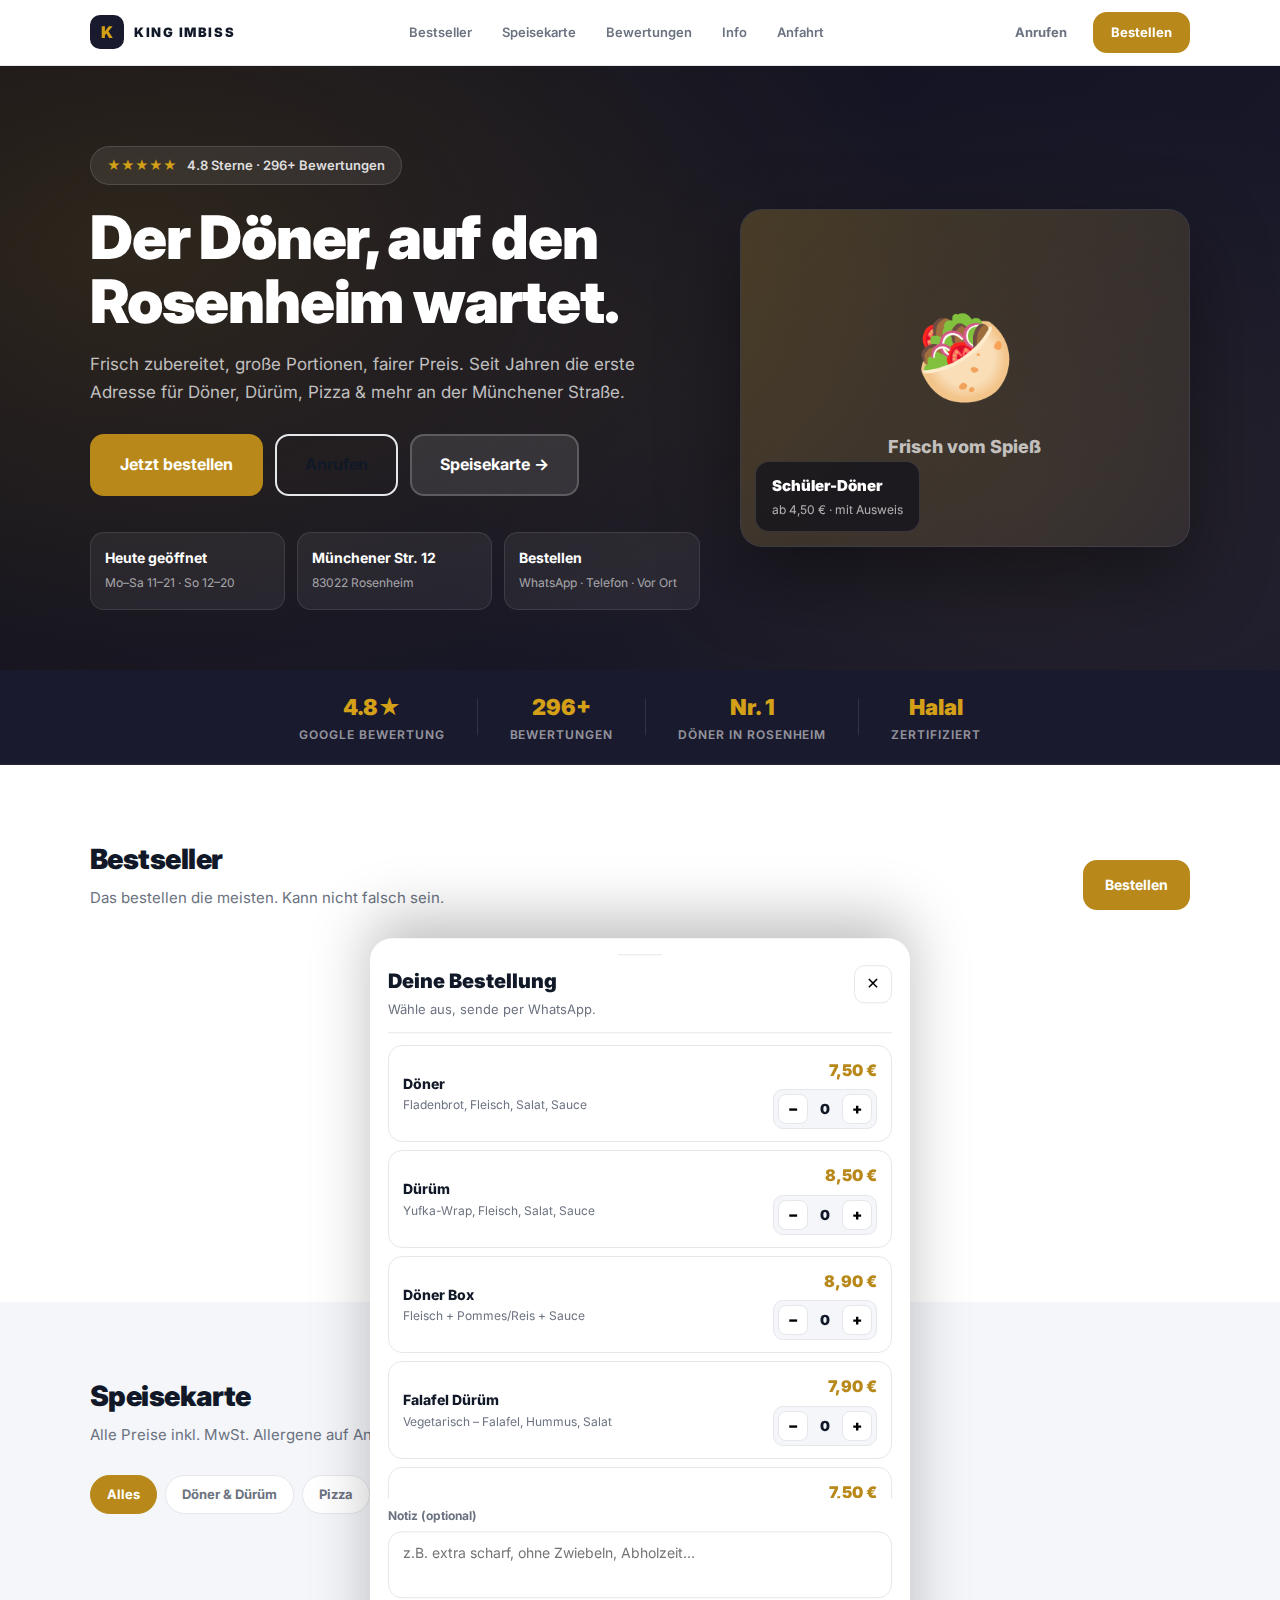
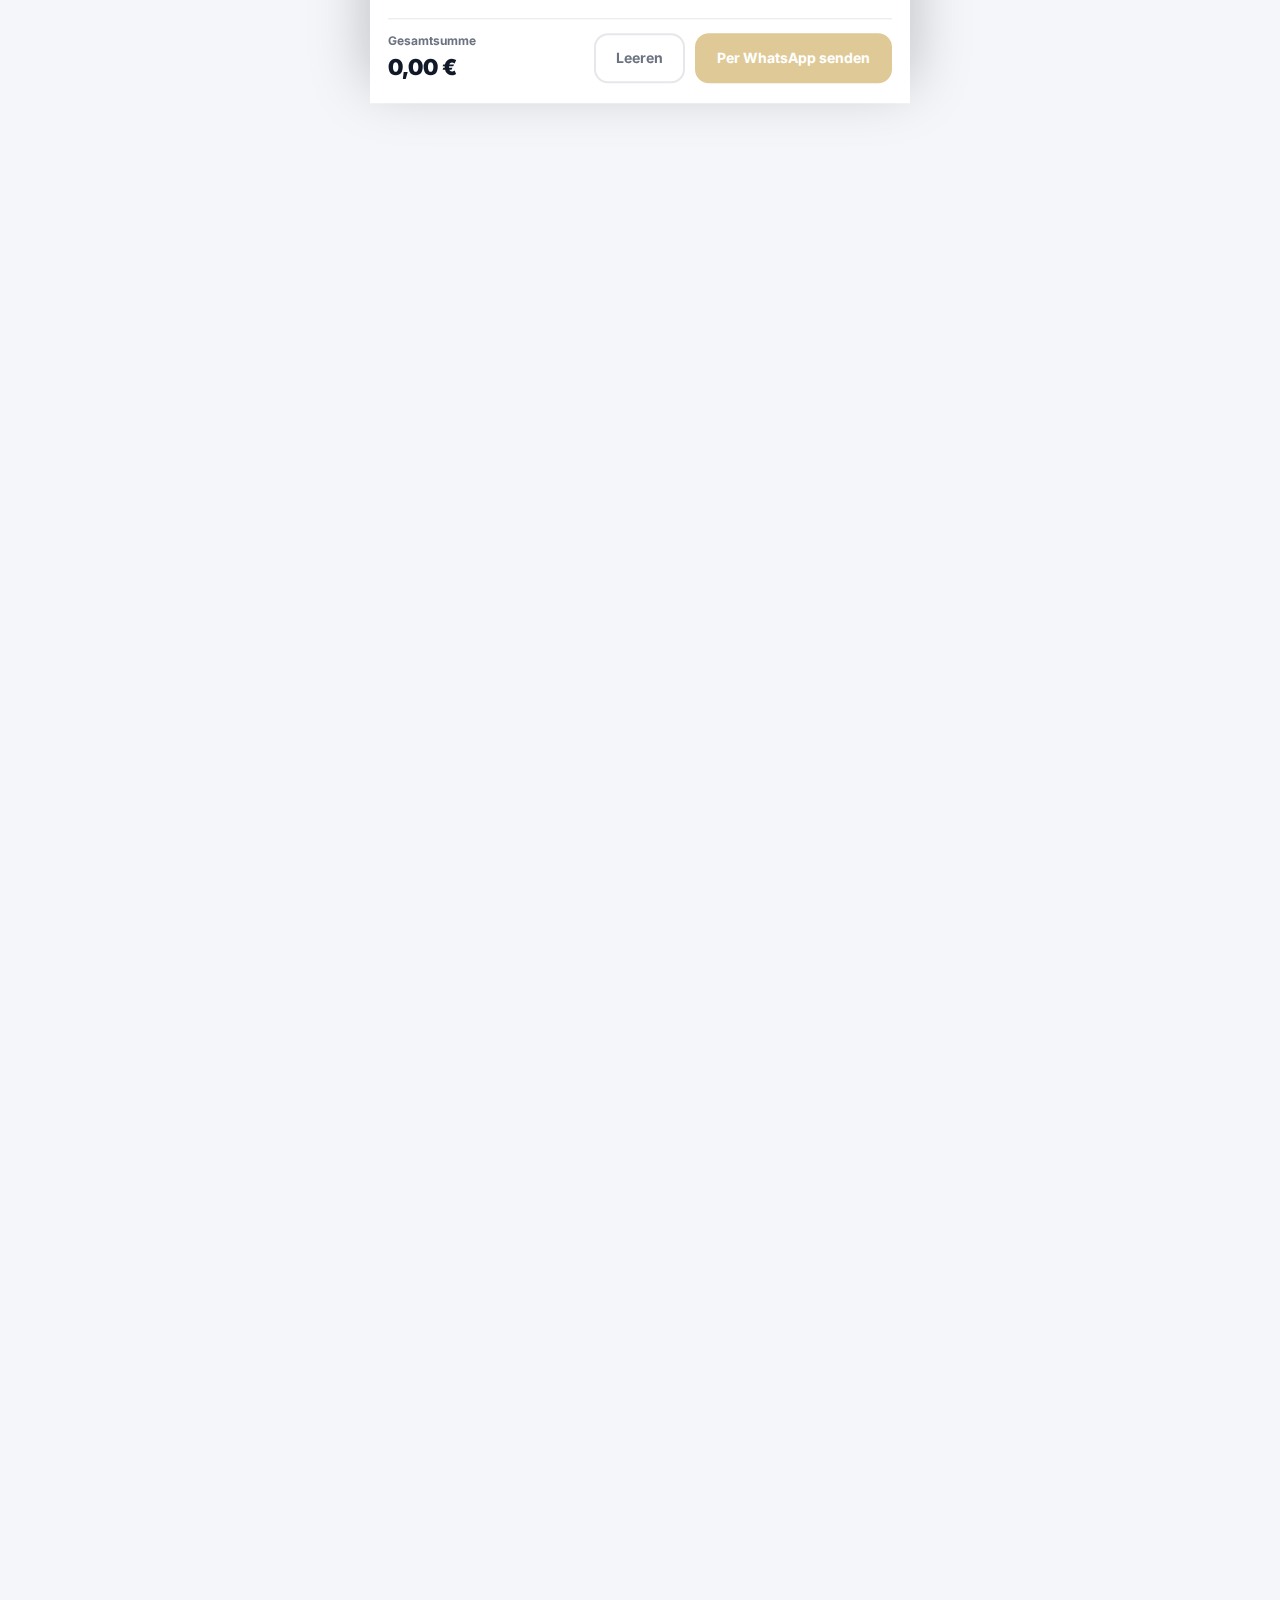
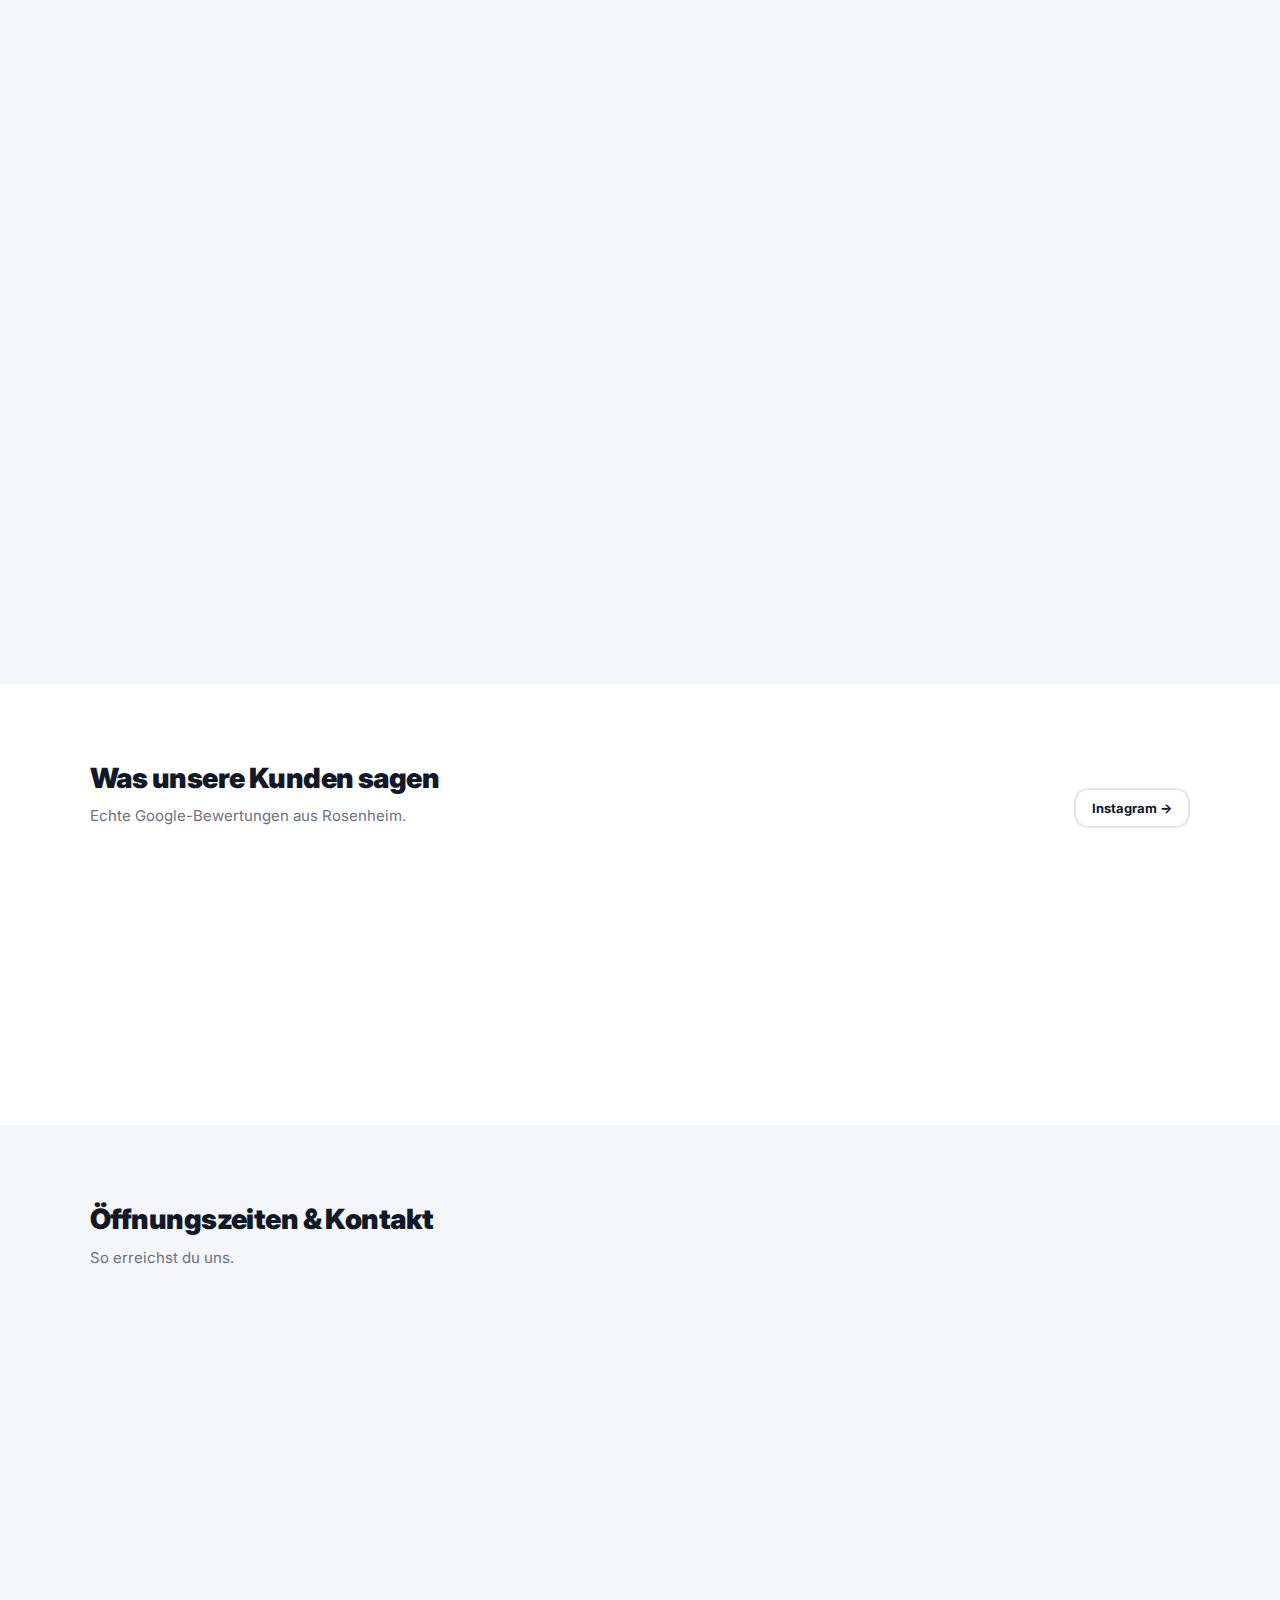
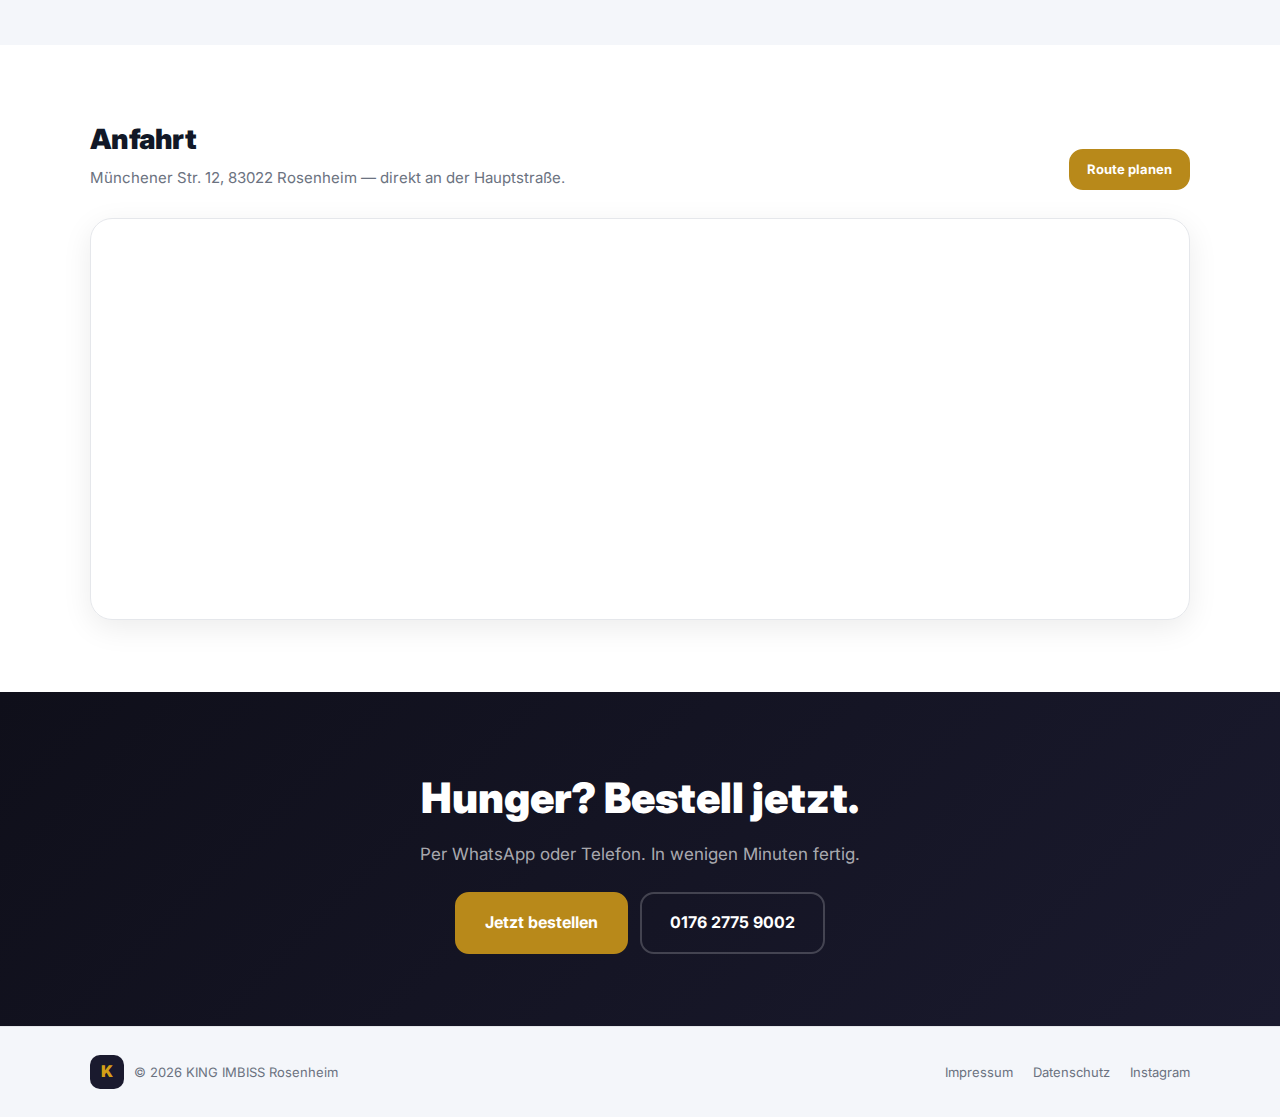
<file: CLAUDE/index.html>
<!doctype html>
<html lang="de">
<head>
  <meta charset="utf-8" />
  <meta name="viewport" content="width=device-width, initial-scale=1" />
  <title>KING IMBISS Rosenheim — Döner, Dürüm, Pizza & mehr</title>
  <meta name="description" content="KING IMBISS in Rosenheim – Frischer Döner, Dürüm, Lahmacun, Pizza & Falafel. Jetzt bestellen per WhatsApp oder anrufen: 0176 27759002. Münchener Str. 12." />
  <meta name="keywords" content="Döner Rosenheim, KING IMBISS, Dürüm, Pizza, Lahmacun, Falafel, Imbiss Rosenheim, Türkisch Essen Rosenheim" />
  <meta property="og:title" content="KING IMBISS Rosenheim — Döner, Dürüm, Pizza & mehr" />
  <meta property="og:description" content="4.8★ auf Google. Frischer Döner, Dürüm, Pizza & Falafel in Rosenheim. Bestell jetzt per WhatsApp!" />
  <meta property="og:type" content="restaurant" />
  <meta property="og:locale" content="de_DE" />
  <meta name="theme-color" content="#1a1a2e" />
  <link rel="canonical" href="https://king-imbiss-rosenheim.de/" />

  <link rel="preconnect" href="https://fonts.googleapis.com" />
  <link rel="preconnect" href="https://fonts.gstatic.com" crossorigin />
  <link href="https://fonts.googleapis.com/css2?family=Inter:wght@400;600;700;800;900&display=swap" rel="stylesheet" />

  <link rel="stylesheet" href="./styles.css" />
  <script src="./app.js" defer></script>

  <!-- Structured Data -->
  <script type="application/ld+json">
  {
    "@context": "https://schema.org",
    "@type": "Restaurant",
    "name": "KING IMBISS",
    "image": "./assets/hero-doner.jpg",
    "address": {
      "@type": "PostalAddress",
      "streetAddress": "Münchener Str. 12",
      "addressLocality": "Rosenheim",
      "postalCode": "83022",
      "addressCountry": "DE"
    },
    "telephone": "+4917627759002",
    "url": "https://king-imbiss-rosenheim.de",
    "servesCuisine": ["Turkish", "Döner", "Pizza"],
    "priceRange": "€",
    "aggregateRating": {
      "@type": "AggregateRating",
      "ratingValue": "4.8",
      "reviewCount": "296"
    },
    "openingHoursSpecification": [
      { "@type": "OpeningHoursSpecification", "dayOfWeek": ["Monday","Tuesday","Wednesday","Thursday","Friday","Saturday"], "opens": "11:00", "closes": "21:00" },
      { "@type": "OpeningHoursSpecification", "dayOfWeek": "Sunday", "opens": "12:00", "closes": "20:00" }
    ],
    "menu": "#speisekarte"
  }
  </script>
</head>

<body>
  <!-- ====== HEADER ====== -->
  <header class="header" id="header">
    <div class="container header__inner">
      <a class="logo" href="#top" aria-label="Zurück nach oben">
        <span class="logo__icon" aria-hidden="true">K</span>
        <span class="logo__text">KING IMBISS</span>
      </a>

      <nav class="nav" id="nav" aria-label="Hauptmenü">
        <a href="#bestseller">Bestseller</a>
        <a href="#speisekarte">Speisekarte</a>
        <a href="#bewertungen">Bewertungen</a>
        <a href="#info">Info</a>
        <a href="#karte">Anfahrt</a>
      </nav>

      <div class="header__actions">
        <a class="btn btn--sm btn--ghost" href="tel:+4917627759002">Anrufen</a>
        <button class="btn btn--sm btn--primary js-open-order" type="button">Bestellen</button>
      </div>

      <button class="hamburger" id="hamburger" type="button" aria-label="Menü öffnen" aria-expanded="false" aria-controls="mobileMenu">
        <span></span><span></span><span></span>
      </button>
    </div>
  </header>

  <!-- Mobile Menu -->
  <div class="mobile-menu" id="mobileMenu" aria-hidden="true">
    <nav>
      <a href="#bestseller">Bestseller</a>
      <a href="#speisekarte">Speisekarte</a>
      <a href="#bewertungen">Bewertungen</a>
      <a href="#info">Info</a>
      <a href="#karte">Anfahrt</a>
      <a href="tel:+4917627759002" class="mobile-menu__cta">📞 Anrufen</a>
      <button class="btn btn--primary btn--block js-open-order" type="button">Jetzt bestellen</button>
    </nav>
  </div>

  <!-- ====== MOBILE STICKY CTA ====== -->
  <div class="sticky-cta" id="stickyCta">
    <a class="btn btn--primary btn--block js-open-order-sticky" href="#">Jetzt bestellen</a>
  </div>

  <!-- ====== MAIN ====== -->
  <main id="top">

    <!-- HERO -->
    <section class="hero">
      <div class="hero__bg" aria-hidden="true"></div>
      <div class="container hero__grid">
        <div class="hero__content">
          <div class="hero__badge">
            <span class="hero__stars" aria-label="4.8 von 5 Sternen">★★★★★</span>
            <span>4.8 Sterne · 296+ Bewertungen</span>
          </div>

          <h1 class="hero__title">Der Döner, auf den<br/>Rosenheim wartet.</h1>

          <p class="hero__sub">
            Frisch zubereitet, große Portionen, fairer Preis.
            Seit Jahren die erste Adresse für Döner, Dürüm, Pizza & mehr
            an der Münchener Straße.
          </p>

          <div class="hero__actions">
            <button class="btn btn--lg btn--primary js-open-order" type="button">
              Jetzt bestellen
            </button>
            <a class="btn btn--lg btn--outline" href="tel:+4917627759002">
              Anrufen
            </a>
            <a class="btn btn--lg btn--ghost-light" href="#speisekarte">
              Speisekarte →
            </a>
          </div>

          <div class="hero__trust">
            <div class="hero__trust-item">
              <strong>Heute geöffnet</strong>
              <span>Mo–Sa 11–21 · So 12–20</span>
            </div>
            <div class="hero__trust-item">
              <strong>Münchener Str. 12</strong>
              <span>83022 Rosenheim</span>
            </div>
            <div class="hero__trust-item">
              <strong>Bestellen</strong>
              <span>WhatsApp · Telefon · Vor Ort</span>
            </div>
          </div>
        </div>

        <div class="hero__visual">
          <div class="hero__img-wrap">
            <div class="hero__img-placeholder" aria-label="Döner-Foto">
              <div class="hero__img-icon">🥙</div>
              <div class="hero__img-text">Frisch vom Spieß</div>
            </div>
            <div class="hero__badge-offer">
              <div class="hero__badge-offer-big">Schüler-Döner</div>
              <div class="hero__badge-offer-small">ab 4,50 € · mit Ausweis</div>
            </div>
          </div>
        </div>
      </div>
    </section>

    <!-- SOCIAL PROOF BAR -->
    <section class="proof-bar">
      <div class="container proof-bar__inner">
        <div class="proof-bar__item">
          <div class="proof-bar__num">4.8★</div>
          <div class="proof-bar__label">Google Bewertung</div>
        </div>
        <div class="proof-bar__divider"></div>
        <div class="proof-bar__item">
          <div class="proof-bar__num">296+</div>
          <div class="proof-bar__label">Bewertungen</div>
        </div>
        <div class="proof-bar__divider"></div>
        <div class="proof-bar__item">
          <div class="proof-bar__num">Nr. 1</div>
          <div class="proof-bar__label">Döner in Rosenheim</div>
        </div>
        <div class="proof-bar__divider"></div>
        <div class="proof-bar__item">
          <div class="proof-bar__num">Halal</div>
          <div class="proof-bar__label">Zertifiziert</div>
        </div>
      </div>
    </section>

    <!-- BESTSELLER -->
    <section id="bestseller" class="section">
      <div class="container">
        <div class="section__head">
          <div>
            <h2 class="section__title">Bestseller</h2>
            <p class="section__sub">Das bestellen die meisten. Kann nicht falsch sein.</p>
          </div>
          <button class="btn btn--primary js-open-order" type="button">Bestellen</button>
        </div>

        <div class="grid grid--3">
          <div class="card card--featured" data-track-view="bestseller_doener">
            <div class="card__badge">Beliebteste</div>
            <div class="card__icon">🥙</div>
            <div class="card__head">
              <h3 class="card__title">Döner Kebab</h3>
              <div class="card__price">7,50 €</div>
            </div>
            <p class="card__desc">Frisches Fladenbrot, saftiges Drehspießfleisch, knackiger Salat, Sauce nach Wahl.</p>
            <button class="btn btn--sm btn--primary btn--block js-quick-add" data-item="Döner" data-price="7.50" type="button">+ In den Warenkorb</button>
          </div>

          <div class="card" data-track-view="bestseller_dueruem">
            <div class="card__icon">🌯</div>
            <div class="card__head">
              <h3 class="card__title">Dürüm</h3>
              <div class="card__price">8,50 €</div>
            </div>
            <p class="card__desc">Gerollt im dünnen Yufka-Teig. Saftig, kompakt, perfekt für unterwegs.</p>
            <button class="btn btn--sm btn--primary btn--block js-quick-add" data-item="Dürüm" data-price="8.50" type="button">+ In den Warenkorb</button>
          </div>

          <div class="card" data-track-view="bestseller_box">
            <div class="card__icon">📦</div>
            <div class="card__head">
              <h3 class="card__title">Döner Box</h3>
              <div class="card__price">8,90 €</div>
            </div>
            <p class="card__desc">Döner-Fleisch mit Pommes oder Reis, Salat und Sauce. Satt werden garantiert.</p>
            <button class="btn btn--sm btn--primary btn--block js-quick-add" data-item="Döner Box" data-price="8.90" type="button">+ In den Warenkorb</button>
          </div>
        </div>
      </div>
    </section>

    <!-- SPEISEKARTE -->
    <section id="speisekarte" class="section section--alt">
      <div class="container">
        <div class="section__head">
          <div>
            <h2 class="section__title">Speisekarte</h2>
            <p class="section__sub">Alle Preise inkl. MwSt. Allergene auf Anfrage.</p>
          </div>
        </div>

        <!-- Category Tabs -->
        <div class="menu-tabs" role="tablist">
          <button class="menu-tab active" role="tab" data-cat="all">Alles</button>
          <button class="menu-tab" role="tab" data-cat="doener">Döner & Dürüm</button>
          <button class="menu-tab" role="tab" data-cat="pizza">Pizza</button>
          <button class="menu-tab" role="tab" data-cat="teller">Teller</button>
          <button class="menu-tab" role="tab" data-cat="menu">Menüs</button>
          <button class="menu-tab" role="tab" data-cat="snack">Snacks & Beilagen</button>
          <button class="menu-tab" role="tab" data-cat="getraenke">Getränke</button>
        </div>

        <div class="menu-board" id="menuBoard">
          <!-- Döner & Dürüm -->
          <div class="menu-category" data-cat="doener">
            <h3 class="menu-category__title">Döner & Dürüm</h3>
            <div class="menu-item-row" data-track-view="menu_doener">
              <div class="menu-item-row__info">
                <div class="menu-item-row__name">Döner Kebab</div>
                <div class="menu-item-row__desc">Fladenbrot, Drehspieß, Salat, Sauce</div>
              </div>
              <div class="menu-item-row__price">7,50 €</div>
              <button class="menu-item-row__add js-quick-add" data-item="Döner" data-price="7.50" type="button" aria-label="Döner hinzufügen">+</button>
            </div>
            <div class="menu-item-row" data-track-view="menu_dueruem">
              <div class="menu-item-row__info">
                <div class="menu-item-row__name">Dürüm Döner</div>
                <div class="menu-item-row__desc">Yufka-Wrap, Fleisch, Salat, Sauce</div>
              </div>
              <div class="menu-item-row__price">8,50 €</div>
              <button class="menu-item-row__add js-quick-add" data-item="Dürüm" data-price="8.50" type="button" aria-label="Dürüm hinzufügen">+</button>
            </div>
            <div class="menu-item-row">
              <div class="menu-item-row__info">
                <div class="menu-item-row__name">Falafel Dürüm</div>
                <div class="menu-item-row__desc">Vegetarisch – Falafel, Hummus, Salat</div>
              </div>
              <div class="menu-item-row__price">7,90 €</div>
              <button class="menu-item-row__add js-quick-add" data-item="Falafel Dürüm" data-price="7.90" type="button" aria-label="Falafel Dürüm hinzufügen">+</button>
            </div>
            <div class="menu-item-row">
              <div class="menu-item-row__info">
                <div class="menu-item-row__name">Lahmacun</div>
                <div class="menu-item-row__desc">Türkische Pizza, dünn & knusprig, mit Salat</div>
              </div>
              <div class="menu-item-row__price">7,50 €</div>
              <button class="menu-item-row__add js-quick-add" data-item="Lahmacun" data-price="7.50" type="button" aria-label="Lahmacun hinzufügen">+</button>
            </div>
            <div class="menu-item-row">
              <div class="menu-item-row__info">
                <div class="menu-item-row__name">Lahmacun Dürüm</div>
                <div class="menu-item-row__desc">Lahmacun gerollt mit Döner-Fleisch & Salat</div>
              </div>
              <div class="menu-item-row__price">8,50 €</div>
              <button class="menu-item-row__add js-quick-add" data-item="Lahmacun Dürüm" data-price="8.50" type="button" aria-label="Lahmacun Dürüm hinzufügen">+</button>
            </div>
            <div class="menu-item-row">
              <div class="menu-item-row__info">
                <div class="menu-item-row__name">Veggie Döner</div>
                <div class="menu-item-row__desc">Fladenbrot, Falafel, Grillgemüse, Hummus</div>
              </div>
              <div class="menu-item-row__price">7,50 €</div>
              <button class="menu-item-row__add js-quick-add" data-item="Veggie Döner" data-price="7.50" type="button" aria-label="Veggie Döner hinzufügen">+</button>
            </div>
            <div class="menu-item-row">
              <div class="menu-item-row__info">
                <div class="menu-item-row__name">Schüler/Studenten-Döner</div>
                <div class="menu-item-row__desc">Mit Ausweis – Döner zum Sparpreis</div>
              </div>
              <div class="menu-item-row__price">4,50 €</div>
              <button class="menu-item-row__add js-quick-add" data-item="Schüler-Döner" data-price="4.50" type="button" aria-label="Schüler-Döner hinzufügen">+</button>
            </div>
          </div>

          <!-- Pizza -->
          <div class="menu-category" data-cat="pizza">
            <h3 class="menu-category__title">Pizza</h3>
            <div class="menu-item-row">
              <div class="menu-item-row__info">
                <div class="menu-item-row__name">Pizza Margherita</div>
                <div class="menu-item-row__desc">Tomatensoße, Mozzarella, Basilikum</div>
              </div>
              <div class="menu-item-row__price">8,00 €</div>
              <button class="menu-item-row__add js-quick-add" data-item="Pizza Margherita" data-price="8.00" type="button" aria-label="Pizza Margherita hinzufügen">+</button>
            </div>
            <div class="menu-item-row">
              <div class="menu-item-row__info">
                <div class="menu-item-row__name">Pizza Döner</div>
                <div class="menu-item-row__desc">Tomatensoße, Käse, Dönerfleisch, Zwiebeln, Sauce</div>
              </div>
              <div class="menu-item-row__price">9,00 €</div>
              <button class="menu-item-row__add js-quick-add" data-item="Pizza Döner" data-price="9.00" type="button" aria-label="Pizza Döner hinzufügen">+</button>
            </div>
            <div class="menu-item-row">
              <div class="menu-item-row__info">
                <div class="menu-item-row__name">Pizza Salami</div>
                <div class="menu-item-row__desc">Tomatensoße, Mozzarella, Salami</div>
              </div>
              <div class="menu-item-row__price">8,50 €</div>
              <button class="menu-item-row__add js-quick-add" data-item="Pizza Salami" data-price="8.50" type="button" aria-label="Pizza Salami hinzufügen">+</button>
            </div>
            <div class="menu-item-row">
              <div class="menu-item-row__info">
                <div class="menu-item-row__name">Pizza Sucuk</div>
                <div class="menu-item-row__desc">Tomatensoße, Mozzarella, Sucuk-Wurst</div>
              </div>
              <div class="menu-item-row__price">9,00 €</div>
              <button class="menu-item-row__add js-quick-add" data-item="Pizza Sucuk" data-price="9.00" type="button" aria-label="Pizza Sucuk hinzufügen">+</button>
            </div>
            <div class="menu-item-row">
              <div class="menu-item-row__info">
                <div class="menu-item-row__name">Pizza King Spezial</div>
                <div class="menu-item-row__desc">Alles drauf – Döner, Sucuk, Gemüse, Käse extra</div>
              </div>
              <div class="menu-item-row__price">10,50 €</div>
              <button class="menu-item-row__add js-quick-add" data-item="Pizza King Spezial" data-price="10.50" type="button" aria-label="Pizza King Spezial hinzufügen">+</button>
            </div>
          </div>

          <!-- Teller -->
          <div class="menu-category" data-cat="teller">
            <h3 class="menu-category__title">Teller-Gerichte</h3>
            <div class="menu-item-row">
              <div class="menu-item-row__info">
                <div class="menu-item-row__name">Döner Teller</div>
                <div class="menu-item-row__desc">Dönerfleisch, Reis, Salat, Sauce</div>
              </div>
              <div class="menu-item-row__price">12,00 €</div>
              <button class="menu-item-row__add js-quick-add" data-item="Döner Teller" data-price="12.00" type="button" aria-label="Döner Teller hinzufügen">+</button>
            </div>
            <div class="menu-item-row">
              <div class="menu-item-row__info">
                <div class="menu-item-row__name">Döner Box</div>
                <div class="menu-item-row__desc">Fleisch + Pommes oder Reis + Sauce</div>
              </div>
              <div class="menu-item-row__price">8,90 €</div>
              <button class="menu-item-row__add js-quick-add" data-item="Döner Box" data-price="8.90" type="button" aria-label="Döner Box hinzufügen">+</button>
            </div>
            <div class="menu-item-row">
              <div class="menu-item-row__info">
                <div class="menu-item-row__name">Spezial Döner Teller</div>
                <div class="menu-item-row__desc">Extra Fleisch, Pommes, Reis, großer Salat, alle Saucen</div>
              </div>
              <div class="menu-item-row__price">15,00 €</div>
              <button class="menu-item-row__add js-quick-add" data-item="Spezial Döner Teller" data-price="15.00" type="button" aria-label="Spezial Teller hinzufügen">+</button>
            </div>
            <div class="menu-item-row">
              <div class="menu-item-row__info">
                <div class="menu-item-row__name">Falafel Teller</div>
                <div class="menu-item-row__desc">Falafel, Hummus, Reis, Salat</div>
              </div>
              <div class="menu-item-row__price">10,00 €</div>
              <button class="menu-item-row__add js-quick-add" data-item="Falafel Teller" data-price="10.00" type="button" aria-label="Falafel Teller hinzufügen">+</button>
            </div>
          </div>

          <!-- Menüs -->
          <div class="menu-category" data-cat="menu">
            <h3 class="menu-category__title">Menüs (Kombi-Angebote)</h3>
            <div class="menu-item-row menu-item-row--deal">
              <div class="menu-item-row__info">
                <div class="menu-item-row__name">Menü King 👑</div>
                <div class="menu-item-row__desc">Dürüm Döner + Pommes + Getränk</div>
              </div>
              <div class="menu-item-row__price">13,50 €</div>
              <button class="menu-item-row__add js-quick-add" data-item="Menü King" data-price="13.50" type="button" aria-label="Menü King hinzufügen">+</button>
            </div>
            <div class="menu-item-row menu-item-row--deal">
              <div class="menu-item-row__info">
                <div class="menu-item-row__name">Menü Döner</div>
                <div class="menu-item-row__desc">Döner Kebab + Pommes + Getränk</div>
              </div>
              <div class="menu-item-row__price">12,50 €</div>
              <button class="menu-item-row__add js-quick-add" data-item="Menü Döner" data-price="12.50" type="button" aria-label="Menü Döner hinzufügen">+</button>
            </div>
            <div class="menu-item-row menu-item-row--deal">
              <div class="menu-item-row__info">
                <div class="menu-item-row__name">Menü Pizza Family</div>
                <div class="menu-item-row__desc">2x Pizza (32cm) + Salat + 2 Getränke</div>
              </div>
              <div class="menu-item-row__price">25,00 €</div>
              <button class="menu-item-row__add js-quick-add" data-item="Menü Pizza Family" data-price="25.00" type="button" aria-label="Menü Pizza Family hinzufügen">+</button>
            </div>
          </div>

          <!-- Snacks -->
          <div class="menu-category" data-cat="snack">
            <h3 class="menu-category__title">Snacks & Beilagen</h3>
            <div class="menu-item-row">
              <div class="menu-item-row__info">
                <div class="menu-item-row__name">Pommes</div>
                <div class="menu-item-row__desc">Klein / Groß</div>
              </div>
              <div class="menu-item-row__price">3,50 / 4,50 €</div>
              <button class="menu-item-row__add js-quick-add" data-item="Pommes" data-price="3.50" type="button" aria-label="Pommes hinzufügen">+</button>
            </div>
            <div class="menu-item-row">
              <div class="menu-item-row__info">
                <div class="menu-item-row__name">Nuggets (6 Stk.)</div>
                <div class="menu-item-row__desc">Mit Dip nach Wahl</div>
              </div>
              <div class="menu-item-row__price">5,00 €</div>
              <button class="menu-item-row__add js-quick-add" data-item="Nuggets" data-price="5.00" type="button" aria-label="Nuggets hinzufügen">+</button>
            </div>
            <div class="menu-item-row">
              <div class="menu-item-row__info">
                <div class="menu-item-row__name">Currywurst + Pommes</div>
                <div class="menu-item-row__desc">Klassiker mit hausgemachter Currysoße</div>
              </div>
              <div class="menu-item-row__price">7,50 €</div>
              <button class="menu-item-row__add js-quick-add" data-item="Currywurst + Pommes" data-price="7.50" type="button" aria-label="Currywurst hinzufügen">+</button>
            </div>
            <div class="menu-item-row">
              <div class="menu-item-row__info">
                <div class="menu-item-row__name">Salat (groß)</div>
                <div class="menu-item-row__desc">Gemischter Salat, Dressing nach Wahl</div>
              </div>
              <div class="menu-item-row__price">5,50 €</div>
              <button class="menu-item-row__add js-quick-add" data-item="Salat" data-price="5.50" type="button" aria-label="Salat hinzufügen">+</button>
            </div>
          </div>

          <!-- Getränke -->
          <div class="menu-category" data-cat="getraenke">
            <h3 class="menu-category__title">Getränke</h3>
            <div class="menu-item-row">
              <div class="menu-item-row__info">
                <div class="menu-item-row__name">Softdrinks (0,33l)</div>
                <div class="menu-item-row__desc">Cola, Fanta, Sprite, Eistee</div>
              </div>
              <div class="menu-item-row__price">2,00 €</div>
              <button class="menu-item-row__add js-quick-add" data-item="Softdrink 0.33l" data-price="2.00" type="button" aria-label="Softdrink hinzufügen">+</button>
            </div>
            <div class="menu-item-row">
              <div class="menu-item-row__info">
                <div class="menu-item-row__name">Ayran</div>
                <div class="menu-item-row__desc">Traditionelles türkisches Joghurtgetränk</div>
              </div>
              <div class="menu-item-row__price">2,00 €</div>
              <button class="menu-item-row__add js-quick-add" data-item="Ayran" data-price="2.00" type="button" aria-label="Ayran hinzufügen">+</button>
            </div>
            <div class="menu-item-row">
              <div class="menu-item-row__info">
                <div class="menu-item-row__name">Wasser (0,5l)</div>
                <div class="menu-item-row__desc">Still oder mit Kohlensäure</div>
              </div>
              <div class="menu-item-row__price">1,50 €</div>
              <button class="menu-item-row__add js-quick-add" data-item="Wasser" data-price="1.50" type="button" aria-label="Wasser hinzufügen">+</button>
            </div>
          </div>
        </div>
      </div>
    </section>

    <!-- BEWERTUNGEN -->
    <section id="bewertungen" class="section">
      <div class="container">
        <div class="section__head">
          <div>
            <h2 class="section__title">Was unsere Kunden sagen</h2>
            <p class="section__sub">Echte Google-Bewertungen aus Rosenheim.</p>
          </div>
          <a class="btn btn--outline btn--sm" href="https://www.instagram.com/king_imbiss_rosenheim/" target="_blank" rel="noopener">Instagram →</a>
        </div>

        <div class="grid grid--3">
          <div class="review-card">
            <div class="review-card__stars">★★★★★</div>
            <p class="review-card__text">"Bester Döner in Rosenheim! Frisch, große Portionen und super freundlich. Komme jede Woche."</p>
            <div class="review-card__author">— Max K.</div>
          </div>
          <div class="review-card">
            <div class="review-card__stars">★★★★★</div>
            <p class="review-card__text">"Die Pizza Döner ist der Hammer. Schnell, lecker und preiswert. Absolut empfehlenswert!"</p>
            <div class="review-card__author">— Sarah M.</div>
          </div>
          <div class="review-card">
            <div class="review-card__stars">★★★★★</div>
            <p class="review-card__text">"Endlich ein Imbiss wo Qualität und Preis stimmen. Der Dürüm ist perfekt. 5 Sterne verdient!"</p>
            <div class="review-card__author">— Ali D.</div>
          </div>
        </div>
      </div>
    </section>

    <!-- INFO -->
    <section id="info" class="section section--alt">
      <div class="container">
        <div class="section__head">
          <div>
            <h2 class="section__title">Öffnungszeiten & Kontakt</h2>
            <p class="section__sub">So erreichst du uns.</p>
          </div>
        </div>

        <div class="grid grid--2">
          <div class="info-card">
            <h3 class="info-card__title">Öffnungszeiten</h3>
            <table class="hours-table">
              <tr><td>Montag – Samstag</td><td>11:00 – 21:00</td></tr>
              <tr><td>Sonntag</td><td>12:00 – 20:00</td></tr>
            </table>
          </div>

          <div class="info-card">
            <h3 class="info-card__title">Kontakt</h3>
            <div class="info-card__row">
              <strong>Adresse</strong>
              <span>Münchener Str. 12, 83022 Rosenheim</span>
            </div>
            <div class="info-card__row">
              <strong>Telefon</strong>
              <a href="tel:+4917627759002">0176 2775 9002</a>
            </div>
            <div class="info-card__row">
              <strong>WhatsApp</strong>
              <a href="https://wa.me/4917627759002" target="_blank" rel="noopener">Chat starten</a>
            </div>
            <div class="info-card__row">
              <strong>Instagram</strong>
              <a href="https://www.instagram.com/king_imbiss_rosenheim/" target="_blank" rel="noopener">@king_imbiss_rosenheim</a>
            </div>
          </div>
        </div>
      </div>
    </section>

    <!-- KARTE -->
    <section id="karte" class="section">
      <div class="container">
        <div class="section__head">
          <div>
            <h2 class="section__title">Anfahrt</h2>
            <p class="section__sub">Münchener Str. 12, 83022 Rosenheim — direkt an der Hauptstraße.</p>
          </div>
          <a class="btn btn--primary btn--sm" href="https://www.google.com/maps/search/?api=1&query=King+Imbiss+Rosenheim+Münchener+Str+12" target="_blank" rel="noopener">Route planen</a>
        </div>

        <div class="map-wrap">
          <iframe
            src="https://www.openstreetmap.org/export/embed.html?bbox=12.1200%2C47.8520%2C12.1380%2C47.8600&layer=mapnik&marker=47.8560%2C12.1290"
            loading="lazy"
            referrerpolicy="no-referrer-when-downgrade"
            title="Karte: KING IMBISS Rosenheim"
          ></iframe>
        </div>
      </div>
    </section>

    <!-- FINAL CTA -->
    <section class="section section--cta">
      <div class="container cta-section">
        <h2 class="cta-section__title">Hunger? Bestell jetzt.</h2>
        <p class="cta-section__sub">Per WhatsApp oder Telefon. In wenigen Minuten fertig.</p>
        <div class="cta-section__actions">
          <button class="btn btn--lg btn--primary js-open-order" type="button">Jetzt bestellen</button>
          <a class="btn btn--lg btn--outline" href="tel:+4917627759002">0176 2775 9002</a>
        </div>
      </div>
    </section>
  </main>

  <!-- FOOTER -->
  <footer class="footer">
    <div class="container footer__inner">
      <div class="footer__brand">
        <span class="logo__icon" aria-hidden="true">K</span>
        <span>© <span id="footerYear"></span> KING IMBISS Rosenheim</span>
      </div>
      <div class="footer__links">
        <a href="./impressum.html">Impressum</a>
        <a href="./datenschutz.html">Datenschutz</a>
        <a href="https://www.instagram.com/king_imbiss_rosenheim/" target="_blank" rel="noopener">Instagram</a>
      </div>
    </div>
  </footer>

  <!-- ====== ORDER SHEET ====== -->
  <div class="sheet-backdrop" id="sheetBackdrop" hidden></div>

  <aside class="order-sheet" id="orderSheet" aria-hidden="true" aria-label="Bestellformular">
    <div class="sheet__handle" aria-hidden="true"></div>

    <div class="sheet__header">
      <div>
        <div class="sheet__title">Deine Bestellung</div>
        <div class="sheet__sub">Wähle aus, sende per WhatsApp.</div>
      </div>
      <button class="sheet__close" id="sheetClose" type="button" aria-label="Schließen">✕</button>
    </div>

    <div class="sheet__items" id="sheetItems">
      <!-- Dynamically populated by JS -->
    </div>

    <div class="sheet__notes">
      <label class="sheet__notes-label" for="orderNotes">Notiz (optional)</label>
      <textarea id="orderNotes" class="sheet__notes-input" rows="2" placeholder="z.B. extra scharf, ohne Zwiebeln, Abholzeit…"></textarea>
    </div>

    <div class="sheet__footer">
      <div class="sheet__total">
        <div class="sheet__total-label">Gesamtsumme</div>
        <div class="sheet__total-value" id="orderTotal">0,00 €</div>
      </div>
      <div class="sheet__actions">
        <button class="btn btn--ghost-dark" id="sheetReset" type="button">Leeren</button>
        <a class="btn btn--primary" id="sheetWhatsApp" href="#" target="_blank" rel="noopener">Per WhatsApp senden</a>
      </div>
    </div>
  </aside>
</body>
</html>
</file>
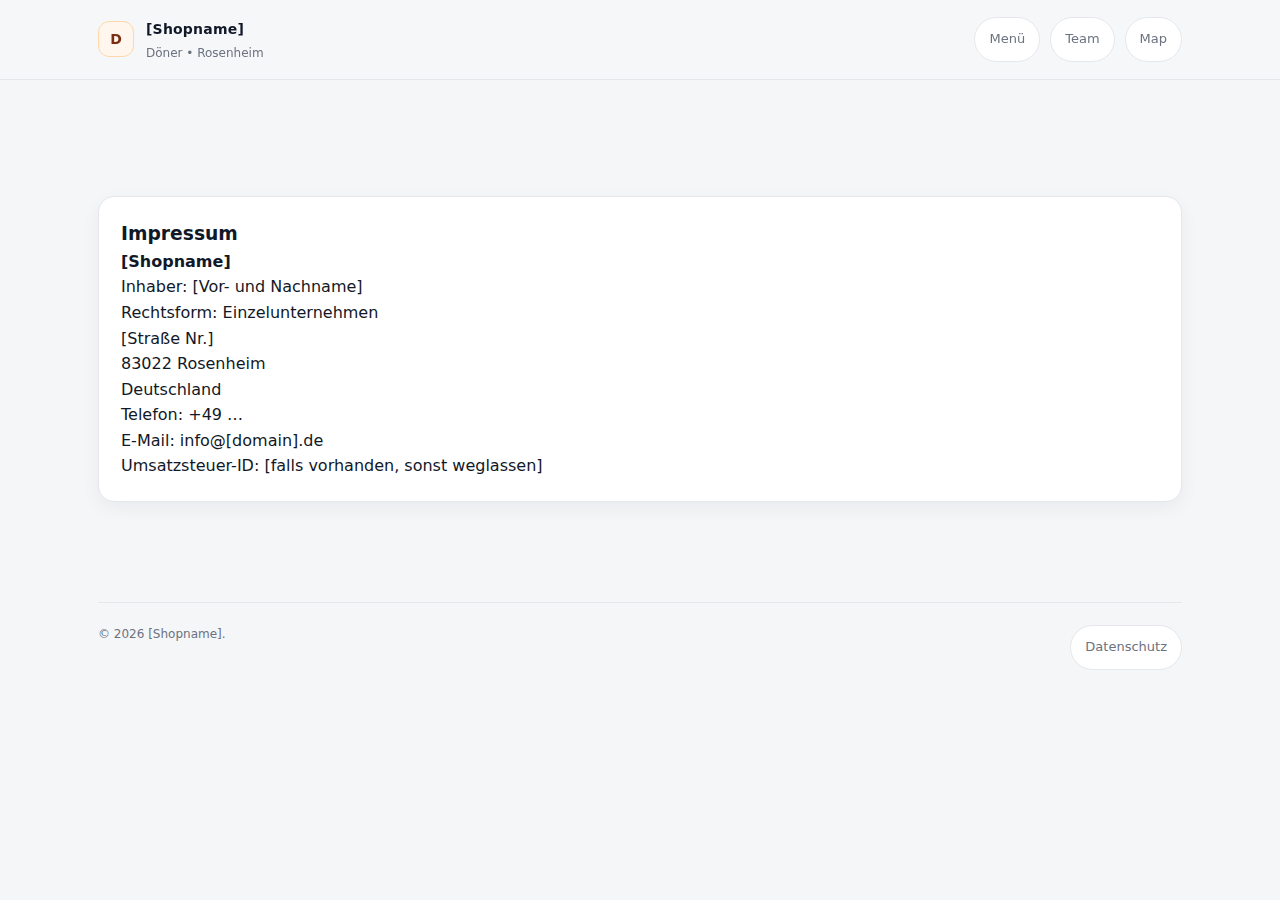
<file: contact.html>
<!doctype html>
<html lang="de">
<head>
  <meta charset="utf-8" />
  <meta name="viewport" content="width=device-width, initial-scale=1" />
  <title>Impressum — [Shopname]</title>
  <meta name="description" content="Kontaktinformationen von [Shopname] in Rosenheim." />

  <link rel="stylesheet" href="./styles.css" />
  <script src="./app.js" defer></script>
</head>

<body>
  <header>
    <div class="nav">
      <a class="brand" href="./index.html">
        <div class="logo">D</div>
        <div>
          <b>[Shopname]</b>
          <span>Döner • Rosenheim</span>
        </div>
      </a>

      <nav class="navlinks navDesktop">
        <a class="pill" href="./index.html#menu">Menü</a>
        <a class="pill" href="./index.html#team">Team</a>
        <a class="pill" href="./index.html#map">Map</a>
      </nav>

      <div class="navMobile">
        <button class="menuBtn" id="menuBtn">Menu</button>
        <div class="mobileMenu" id="mobileMenu">
          <a href="./index.html#menu">Menü</a>
          <a href="./index.html#team">Team</a>
          <a href="./index.html#map">Map</a>
          <a href="tel:+49XXXXXXXXXX">Anrufen</a>
        </div>
      </div>
    </div>
  </header>

  <main class="wrap">
    <section>
      <div class="card" style="margin-top:32px;">
  <h3>Impressum</h3>

  <p>
    <strong>[Shopname]</strong><br>
    Inhaber: [Vor- und Nachname]<br>
    Rechtsform: Einzelunternehmen
  </p>

  <p>
    [Straße Nr.]<br>
    83022 Rosenheim<br>
    Deutschland
  </p>

  <p>
    Telefon: <a href="tel:+49XXXXXXXXXX">+49 …</a><br>
    E-Mail: <a href="mailto:info@[domain].de">info@[domain].de</a>
  </p>

  <p>
    Umsatzsteuer-ID: [falls vorhanden, sonst weglassen]
  </p>
</div>
    </section>

    <footer>
      <div>© <span id="y"></span> [Shopname].</div>
      <div class="footerLinks">
        <a class="pill" href="./datenschutz.html">Datenschutz</a>
      </div>
    </footer>
  </main>
</body>
</html>
</file>
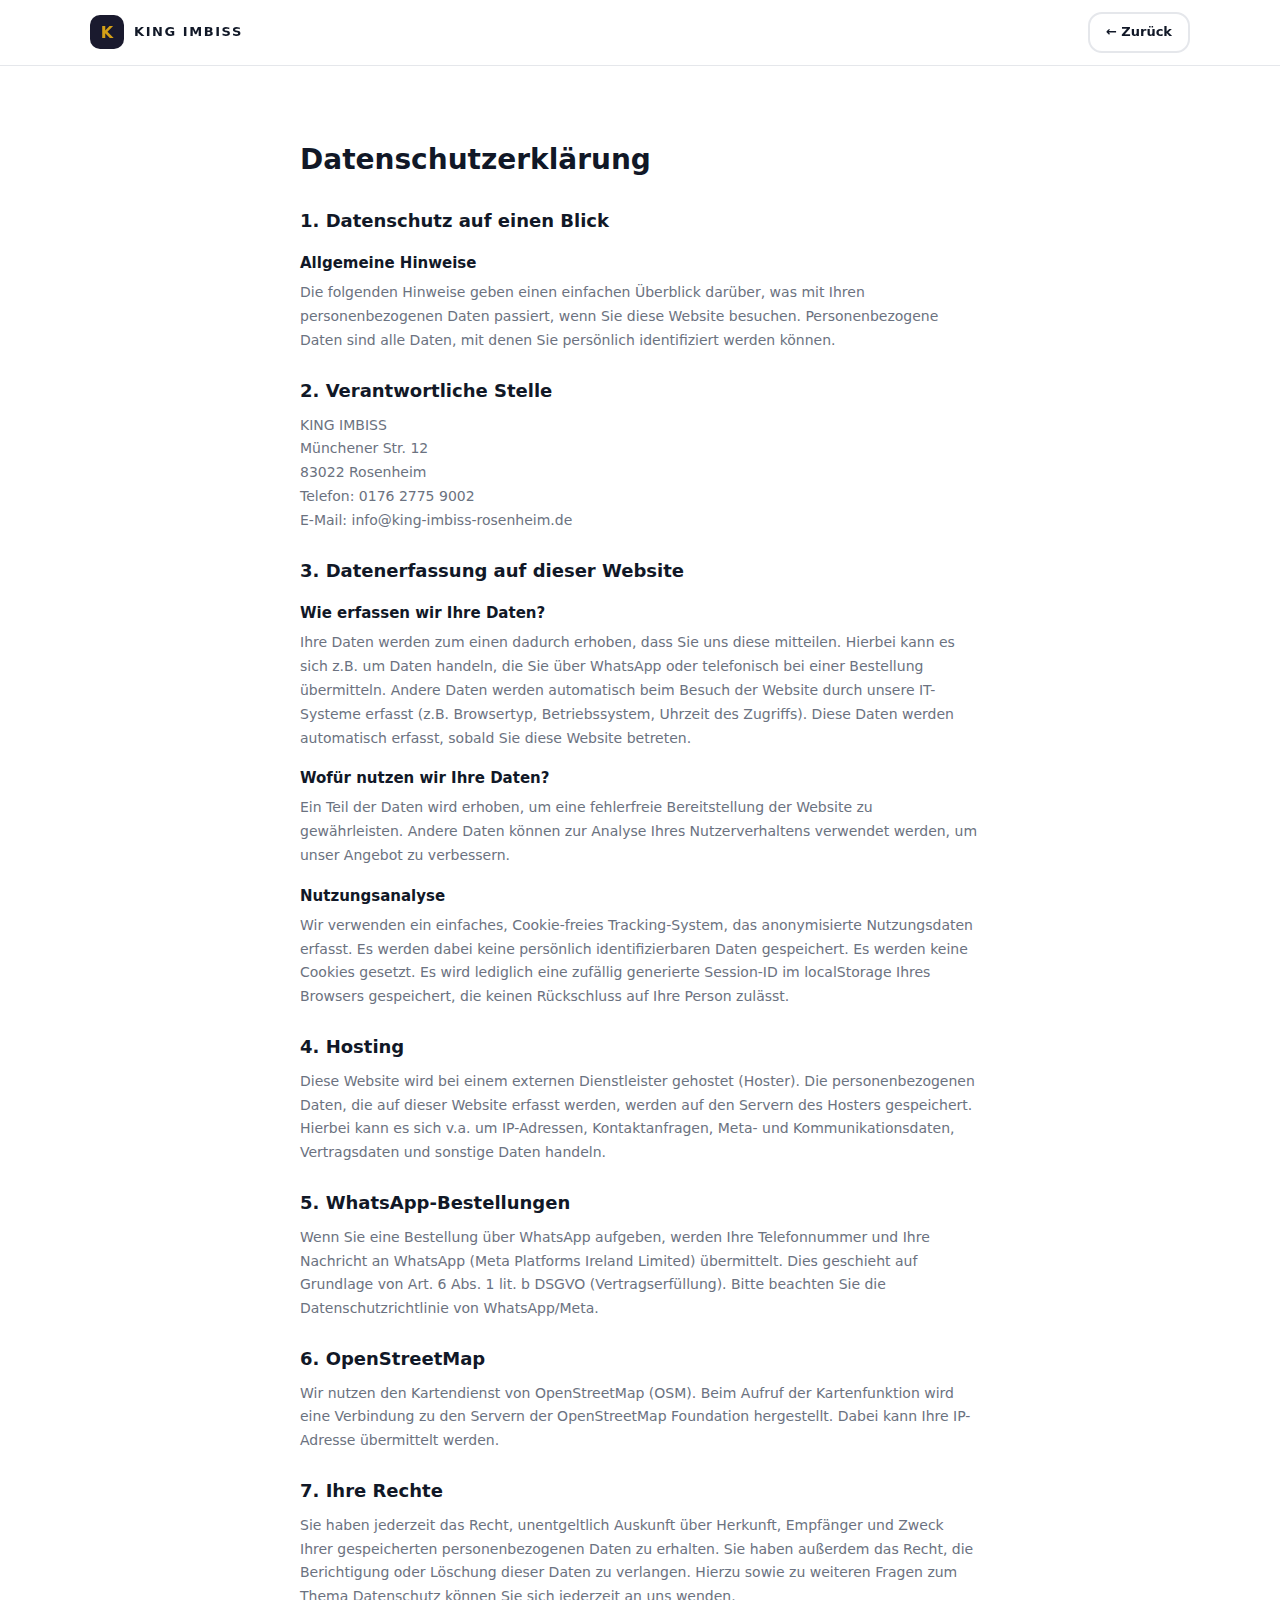
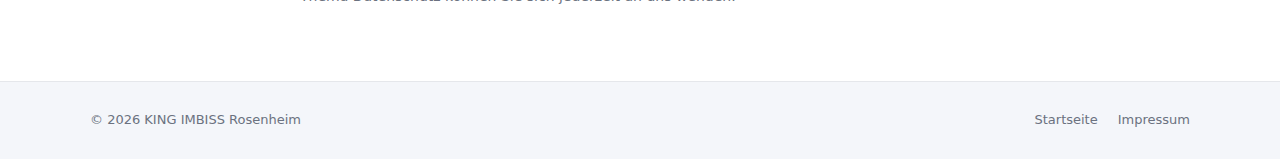
<file: CLAUDE/datenschutz.html>
<!doctype html>
<html lang="de">
<head>
  <meta charset="utf-8" />
  <meta name="viewport" content="width=device-width, initial-scale=1" />
  <title>Datenschutz — KING IMBISS Rosenheim</title>
  <meta name="robots" content="noindex" />
  <link rel="stylesheet" href="./styles.css" />
</head>
<body>
  <header class="header">
    <div class="container header__inner">
      <a class="logo" href="./index.html">
        <span class="logo__icon">K</span>
        <span class="logo__text">KING IMBISS</span>
      </a>
      <a class="btn btn--sm btn--outline" href="./index.html">← Zurück</a>
    </div>
  </header>

  <main class="section">
    <div class="container" style="max-width:720px">
      <h1 style="font-size:28px;font-weight:900;margin-bottom:24px">Datenschutzerklärung</h1>

      <h2 style="font-size:18px;font-weight:800;margin:24px 0 8px">1. Datenschutz auf einen Blick</h2>

      <h3 style="font-size:15px;font-weight:700;margin:16px 0 6px">Allgemeine Hinweise</h3>
      <p style="color:var(--text-muted);font-size:14px;line-height:1.7">
        Die folgenden Hinweise geben einen einfachen Überblick darüber, was mit
        Ihren personenbezogenen Daten passiert, wenn Sie diese Website besuchen.
        Personenbezogene Daten sind alle Daten, mit denen Sie persönlich
        identifiziert werden können.
      </p>

      <h2 style="font-size:18px;font-weight:800;margin:24px 0 8px">2. Verantwortliche Stelle</h2>
      <p style="color:var(--text-muted);font-size:14px;line-height:1.7">
        KING IMBISS<br/>
        Münchener Str. 12<br/>
        83022 Rosenheim<br/>
        Telefon: 0176 2775 9002<br/>
        E-Mail: info@king-imbiss-rosenheim.de
      </p>

      <h2 style="font-size:18px;font-weight:800;margin:24px 0 8px">3. Datenerfassung auf dieser Website</h2>

      <h3 style="font-size:15px;font-weight:700;margin:16px 0 6px">Wie erfassen wir Ihre Daten?</h3>
      <p style="color:var(--text-muted);font-size:14px;line-height:1.7">
        Ihre Daten werden zum einen dadurch erhoben, dass Sie uns diese mitteilen.
        Hierbei kann es sich z.B. um Daten handeln, die Sie über WhatsApp oder
        telefonisch bei einer Bestellung übermitteln. Andere Daten werden
        automatisch beim Besuch der Website durch unsere IT-Systeme erfasst
        (z.B. Browsertyp, Betriebssystem, Uhrzeit des Zugriffs). Diese Daten
        werden automatisch erfasst, sobald Sie diese Website betreten.
      </p>

      <h3 style="font-size:15px;font-weight:700;margin:16px 0 6px">Wofür nutzen wir Ihre Daten?</h3>
      <p style="color:var(--text-muted);font-size:14px;line-height:1.7">
        Ein Teil der Daten wird erhoben, um eine fehlerfreie Bereitstellung der
        Website zu gewährleisten. Andere Daten können zur Analyse Ihres
        Nutzerverhaltens verwendet werden, um unser Angebot zu verbessern.
      </p>

      <h3 style="font-size:15px;font-weight:700;margin:16px 0 6px">Nutzungsanalyse</h3>
      <p style="color:var(--text-muted);font-size:14px;line-height:1.7">
        Wir verwenden ein einfaches, Cookie-freies Tracking-System, das
        anonymisierte Nutzungsdaten erfasst. Es werden dabei keine persönlich
        identifizierbaren Daten gespeichert. Es werden keine Cookies gesetzt.
        Es wird lediglich eine zufällig generierte Session-ID im localStorage
        Ihres Browsers gespeichert, die keinen Rückschluss auf Ihre Person
        zulässt.
      </p>

      <h2 style="font-size:18px;font-weight:800;margin:24px 0 8px">4. Hosting</h2>
      <p style="color:var(--text-muted);font-size:14px;line-height:1.7">
        Diese Website wird bei einem externen Dienstleister gehostet (Hoster).
        Die personenbezogenen Daten, die auf dieser Website erfasst werden,
        werden auf den Servern des Hosters gespeichert. Hierbei kann es sich
        v.a. um IP-Adressen, Kontaktanfragen, Meta- und Kommunikationsdaten,
        Vertragsdaten und sonstige Daten handeln.
      </p>

      <h2 style="font-size:18px;font-weight:800;margin:24px 0 8px">5. WhatsApp-Bestellungen</h2>
      <p style="color:var(--text-muted);font-size:14px;line-height:1.7">
        Wenn Sie eine Bestellung über WhatsApp aufgeben, werden Ihre
        Telefonnummer und Ihre Nachricht an WhatsApp (Meta Platforms Ireland
        Limited) übermittelt. Dies geschieht auf Grundlage von Art. 6 Abs. 1
        lit. b DSGVO (Vertragserfüllung). Bitte beachten Sie die
        Datenschutzrichtlinie von WhatsApp/Meta.
      </p>

      <h2 style="font-size:18px;font-weight:800;margin:24px 0 8px">6. OpenStreetMap</h2>
      <p style="color:var(--text-muted);font-size:14px;line-height:1.7">
        Wir nutzen den Kartendienst von OpenStreetMap (OSM). Beim Aufruf der
        Kartenfunktion wird eine Verbindung zu den Servern der OpenStreetMap
        Foundation hergestellt. Dabei kann Ihre IP-Adresse übermittelt werden.
      </p>

      <h2 style="font-size:18px;font-weight:800;margin:24px 0 8px">7. Ihre Rechte</h2>
      <p style="color:var(--text-muted);font-size:14px;line-height:1.7">
        Sie haben jederzeit das Recht, unentgeltlich Auskunft über Herkunft,
        Empfänger und Zweck Ihrer gespeicherten personenbezogenen Daten zu
        erhalten. Sie haben außerdem das Recht, die Berichtigung oder Löschung
        dieser Daten zu verlangen. Hierzu sowie zu weiteren Fragen zum Thema
        Datenschutz können Sie sich jederzeit an uns wenden.
      </p>
    </div>
  </main>

  <footer class="footer">
    <div class="container footer__inner">
      <span style="font-size:13px;color:var(--text-muted)">© 2026 KING IMBISS Rosenheim</span>
      <div class="footer__links">
        <a href="./index.html">Startseite</a>
        <a href="./impressum.html">Impressum</a>
      </div>
    </div>
  </footer>
</body>
</html>
</file>
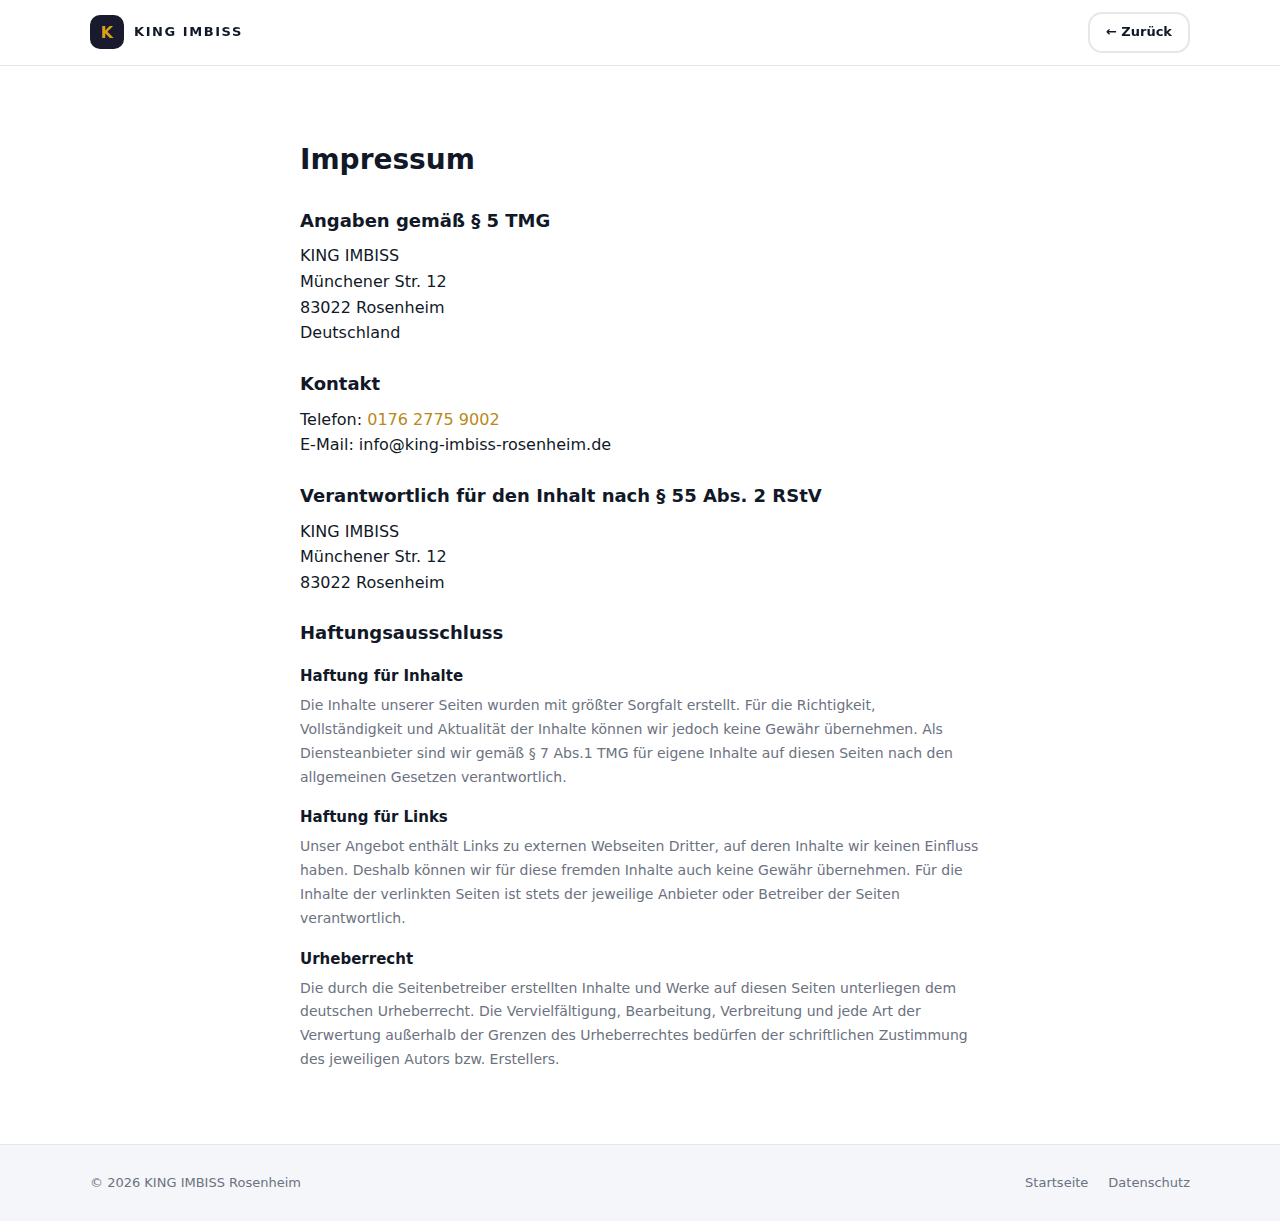
<file: CLAUDE/impressum.html>
<!doctype html>
<html lang="de">
<head>
  <meta charset="utf-8" />
  <meta name="viewport" content="width=device-width, initial-scale=1" />
  <title>Impressum — KING IMBISS Rosenheim</title>
  <meta name="robots" content="noindex" />
  <link rel="stylesheet" href="./styles.css" />
</head>
<body>
  <header class="header">
    <div class="container header__inner">
      <a class="logo" href="./index.html">
        <span class="logo__icon">K</span>
        <span class="logo__text">KING IMBISS</span>
      </a>
      <a class="btn btn--sm btn--outline" href="./index.html">← Zurück</a>
    </div>
  </header>

  <main class="section">
    <div class="container" style="max-width:720px">
      <h1 style="font-size:28px;font-weight:900;margin-bottom:24px">Impressum</h1>

      <h2 style="font-size:18px;font-weight:800;margin:24px 0 8px">Angaben gemäß § 5 TMG</h2>
      <p>
        KING IMBISS<br/>
        Münchener Str. 12<br/>
        83022 Rosenheim<br/>
        Deutschland
      </p>

      <h2 style="font-size:18px;font-weight:800;margin:24px 0 8px">Kontakt</h2>
      <p>
        Telefon: <a href="tel:+4917627759002" style="color:var(--gold-dark)">0176 2775 9002</a><br/>
        E-Mail: info@king-imbiss-rosenheim.de
      </p>

      <h2 style="font-size:18px;font-weight:800;margin:24px 0 8px">Verantwortlich für den Inhalt nach § 55 Abs. 2 RStV</h2>
      <p>
        KING IMBISS<br/>
        Münchener Str. 12<br/>
        83022 Rosenheim
      </p>

      <h2 style="font-size:18px;font-weight:800;margin:24px 0 8px">Haftungsausschluss</h2>

      <h3 style="font-size:15px;font-weight:700;margin:16px 0 6px">Haftung für Inhalte</h3>
      <p style="color:var(--text-muted);font-size:14px;line-height:1.7">
        Die Inhalte unserer Seiten wurden mit größter Sorgfalt erstellt.
        Für die Richtigkeit, Vollständigkeit und Aktualität der Inhalte
        können wir jedoch keine Gewähr übernehmen. Als Diensteanbieter sind wir
        gemäß § 7 Abs.1 TMG für eigene Inhalte auf diesen Seiten nach den
        allgemeinen Gesetzen verantwortlich.
      </p>

      <h3 style="font-size:15px;font-weight:700;margin:16px 0 6px">Haftung für Links</h3>
      <p style="color:var(--text-muted);font-size:14px;line-height:1.7">
        Unser Angebot enthält Links zu externen Webseiten Dritter, auf deren
        Inhalte wir keinen Einfluss haben. Deshalb können wir für diese
        fremden Inhalte auch keine Gewähr übernehmen. Für die Inhalte der
        verlinkten Seiten ist stets der jeweilige Anbieter oder Betreiber
        der Seiten verantwortlich.
      </p>

      <h3 style="font-size:15px;font-weight:700;margin:16px 0 6px">Urheberrecht</h3>
      <p style="color:var(--text-muted);font-size:14px;line-height:1.7">
        Die durch die Seitenbetreiber erstellten Inhalte und Werke auf diesen
        Seiten unterliegen dem deutschen Urheberrecht. Die Vervielfältigung,
        Bearbeitung, Verbreitung und jede Art der Verwertung außerhalb der
        Grenzen des Urheberrechtes bedürfen der schriftlichen Zustimmung des
        jeweiligen Autors bzw. Erstellers.
      </p>
    </div>
  </main>

  <footer class="footer">
    <div class="container footer__inner">
      <span style="font-size:13px;color:var(--text-muted)">© 2026 KING IMBISS Rosenheim</span>
      <div class="footer__links">
        <a href="./index.html">Startseite</a>
        <a href="./datenschutz.html">Datenschutz</a>
      </div>
    </div>
  </footer>
</body>
</html>
</file>
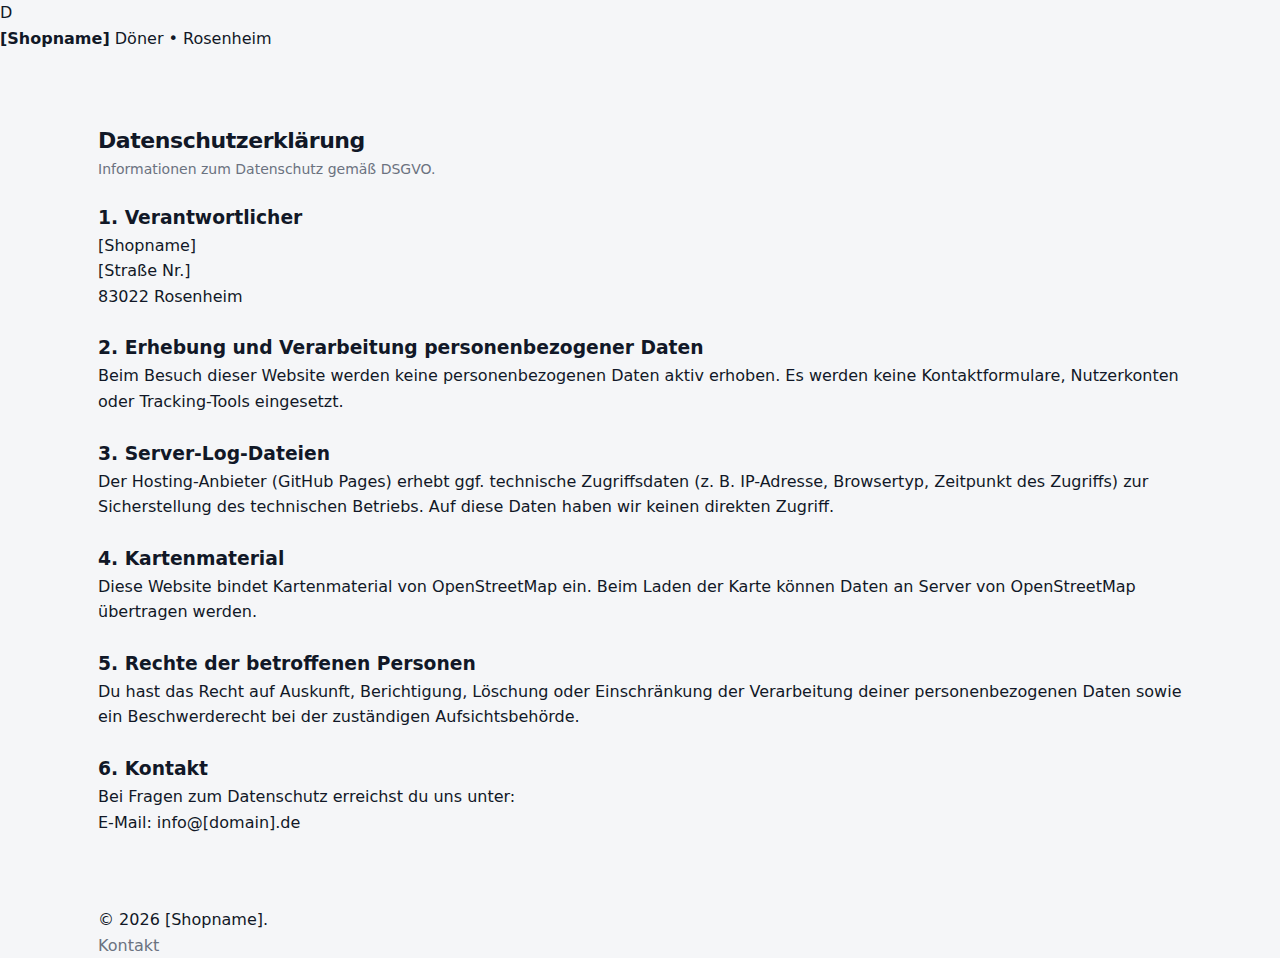
<file: KING/datenschutz.html>
<!doctype html>
<html lang="de">
<head>
  <meta charset="utf-8" />
  <meta name="viewport" content="width=device-width, initial-scale=1" />
  <title>Datenschutz — [Shopname]</title>
  <meta name="description" content="Datenschutzerklärung von [Shopname]." />

  <link rel="stylesheet" href="./styles.css" />
</head>

<body>
  <header>
    <div class="nav">
      <a class="brand" href="./index.html">
        <div class="logo">D</div>
        <div>
          <b>[Shopname]</b>
          <span>Döner • Rosenheim</span>
        </div>
      </a>
    </div>
  </header>

  <main class="wrap">
    <section>
      <div class="sectionHead">
        <div>
          <h2>Datenschutzerklärung</h2>
          <p>Informationen zum Datenschutz gemäß DSGVO.</p>
        </div>
      </div>

      <div class="card">
        <h3>1. Verantwortlicher</h3>
        <p>
          [Shopname]<br>
          [Straße Nr.]<br>
          83022 Rosenheim
        </p>

        <h3 style="margin-top:24px;">2. Erhebung und Verarbeitung personenbezogener Daten</h3>
        <p>
          Beim Besuch dieser Website werden keine personenbezogenen Daten aktiv erhoben.
          Es werden keine Kontaktformulare, Nutzerkonten oder Tracking-Tools eingesetzt.
        </p>

        <h3 style="margin-top:24px;">3. Server-Log-Dateien</h3>
        <p>
          Der Hosting-Anbieter (GitHub Pages) erhebt ggf. technische Zugriffsdaten
          (z. B. IP-Adresse, Browsertyp, Zeitpunkt des Zugriffs) zur Sicherstellung
          des technischen Betriebs. Auf diese Daten haben wir keinen direkten Zugriff.
        </p>

        <h3 style="margin-top:24px;">4. Kartenmaterial</h3>
        <p>
          Diese Website bindet Kartenmaterial von OpenStreetMap ein.
          Beim Laden der Karte können Daten an Server von OpenStreetMap übertragen werden.
        </p>

        <h3 style="margin-top:24px;">5. Rechte der betroffenen Personen</h3>
        <p>
          Du hast das Recht auf Auskunft, Berichtigung, Löschung oder Einschränkung
          der Verarbeitung deiner personenbezogenen Daten sowie ein Beschwerderecht
          bei der zuständigen Aufsichtsbehörde.
        </p>

        <h3 style="margin-top:24px;">6. Kontakt</h3>
        <p>
          Bei Fragen zum Datenschutz erreichst du uns unter:<br>
          E-Mail: info@[domain].de
        </p>
      </div>
    </section>

    <footer>
      <div>© <span id="y"></span> [Shopname].</div>
      <div class="footerLinks">
        <a class="pill" href="./contact.html">Kontakt</a>
      </div>
    </footer>
  </main>

  <script>
    document.getElementById("y").textContent = new Date().getFullYear();
  </script>
</body>
</html>
</file>
<file: CLAUDE/styles.css>
/* =============================================
   KING IMBISS — Conversion-Optimized Styles
   ============================================= */

:root {
  --bg: #0f0f1a;
  --bg2: #1a1a2e;
  --surface: #ffffff;
  --surface-alt: #f4f6fa;
  --surface-dark: #eef1f7;
  --text: #111827;
  --text-muted: #6b7280;
  --gold: #d4a017;
  --gold-dark: #b8891a;
  --gold-light: #f5e6b8;
  --green: #16a34a;
  --red: #ef4444;
  --line: #e5e7eb;
  --max: 1140px;
  --radius: 14px;
  --radius-lg: 22px;
  --shadow: 0 8px 30px rgba(0,0,0,.08);
  --shadow-lg: 0 20px 60px rgba(0,0,0,.12);
  --transition: .2s ease;
}

/* ---- RESET ---- */
*, *::before, *::after { box-sizing: border-box; margin: 0; padding: 0; }
html { scroll-behavior: smooth; }
:target { scroll-margin-top: 80px; }
body {
  font-family: 'Inter', ui-sans-serif, system-ui, -apple-system, sans-serif;
  background: var(--surface);
  color: var(--text);
  line-height: 1.6;
  -webkit-font-smoothing: antialiased;
}
a { color: inherit; text-decoration: none; }
img { max-width: 100%; display: block; }
button { font: inherit; cursor: pointer; }

.container { max-width: var(--max); margin: 0 auto; padding: 0 20px; }

/* =============================================
   BUTTONS
   ============================================= */
.btn {
  display: inline-flex; align-items: center; justify-content: center;
  gap: 8px;
  padding: 12px 20px;
  border-radius: var(--radius);
  font-weight: 700;
  font-size: 14px;
  border: 2px solid transparent;
  transition: all var(--transition);
  white-space: nowrap;
  text-decoration: none;
}
.btn--sm { padding: 8px 16px; font-size: 13px; }
.btn--lg { padding: 16px 28px; font-size: 16px; }
.btn--block { width: 100%; }

.btn--primary {
  background: var(--gold-dark);
  border-color: var(--gold-dark);
  color: #fff;
}
.btn--primary:hover { background: var(--gold); border-color: var(--gold); transform: translateY(-1px); }

.btn--outline {
  background: transparent;
  border-color: var(--line);
  color: var(--text);
}
.btn--outline:hover { border-color: var(--gold-dark); color: var(--gold-dark); }

.btn--ghost { background: transparent; border-color: transparent; color: var(--text-muted); }
.btn--ghost:hover { color: var(--gold-dark); }

.btn--ghost-light { background: rgba(255,255,255,.1); border-color: rgba(255,255,255,.2); color: #fff; }
.btn--ghost-light:hover { background: rgba(255,255,255,.18); }

.btn--ghost-dark { background: transparent; border-color: var(--line); color: var(--text-muted); }
.btn--ghost-dark:hover { background: var(--surface-alt); }

/* =============================================
   HEADER
   ============================================= */
.header {
  position: sticky; top: 0; z-index: 100;
  background: rgba(255,255,255,.92);
  backdrop-filter: blur(12px);
  border-bottom: 1px solid var(--line);
}
.header__inner {
  display: flex; align-items: center; justify-content: space-between;
  padding: 12px 20px; gap: 16px;
}
.logo { display: flex; align-items: center; gap: 10px; }
.logo__icon {
  width: 34px; height: 34px; border-radius: 10px;
  display: grid; place-items: center;
  background: var(--bg2); color: var(--gold);
  font-weight: 900; font-size: 16px;
}
.logo__text {
  font-weight: 900; font-size: 13px;
  letter-spacing: .12em; text-transform: uppercase;
}
.nav { display: flex; gap: 6px; }
.nav a {
  padding: 8px 12px; border-radius: 10px;
  font-weight: 600; font-size: 13px; color: var(--text-muted);
  transition: all var(--transition);
}
.nav a:hover { color: var(--text); background: var(--surface-alt); }
.header__actions { display: flex; gap: 8px; }

/* Hamburger */
.hamburger {
  display: none;
  flex-direction: column; gap: 5px;
  background: none; border: none; padding: 8px;
}
.hamburger span {
  display: block; width: 22px; height: 2px;
  background: var(--text); border-radius: 2px;
  transition: all .25s ease;
}
.hamburger.active span:nth-child(1) { transform: rotate(45deg) translate(5px, 5px); }
.hamburger.active span:nth-child(2) { opacity: 0; }
.hamburger.active span:nth-child(3) { transform: rotate(-45deg) translate(5px, -5px); }

/* Mobile Menu */
.mobile-menu {
  position: fixed; top: 0; left: 0; right: 0; bottom: 0;
  z-index: 95;
  background: rgba(255,255,255,.98);
  backdrop-filter: blur(20px);
  display: flex; align-items: center; justify-content: center;
  transform: translateY(-100%);
  transition: transform .35s ease;
}
.mobile-menu.open { transform: translateY(0); }
.mobile-menu nav {
  display: flex; flex-direction: column; align-items: center;
  gap: 8px; width: 100%; padding: 0 30px;
}
.mobile-menu nav a {
  font-size: 20px; font-weight: 800; padding: 14px 20px;
  border-radius: var(--radius); width: 100%; text-align: center;
  transition: background var(--transition);
}
.mobile-menu nav a:hover { background: var(--surface-alt); }
.mobile-menu__cta { color: var(--gold-dark) !important; }

/* Sticky CTA (mobile) */
.sticky-cta {
  display: none;
  position: fixed; bottom: 0; left: 0; right: 0;
  z-index: 90; padding: 10px 14px;
  background: rgba(255,255,255,.95);
  backdrop-filter: blur(10px);
  border-top: 1px solid var(--line);
}

/* =============================================
   HERO
   ============================================= */
.hero {
  position: relative;
  background: linear-gradient(135deg, var(--bg) 0%, var(--bg2) 100%);
  color: #fff;
  padding: 80px 0 60px;
  overflow: hidden;
}
.hero__bg {
  position: absolute; inset: 0;
  background:
    radial-gradient(800px 500px at 10% 30%, rgba(212,160,23,.15), transparent),
    radial-gradient(600px 400px at 80% 70%, rgba(212,160,23,.08), transparent);
  pointer-events: none;
}
.hero__grid {
  position: relative;
  display: grid;
  grid-template-columns: 1.15fr .85fr;
  gap: 40px;
  align-items: center;
}
.hero__badge {
  display: inline-flex; align-items: center; gap: 10px;
  padding: 8px 16px; border-radius: 999px;
  background: rgba(255,255,255,.08);
  border: 1px solid rgba(255,255,255,.12);
  font-size: 13px; font-weight: 600;
  color: rgba(255,255,255,.85);
  margin-bottom: 20px;
}
.hero__stars { color: var(--gold); }
.hero__title {
  font-size: clamp(36px, 5vw, 60px);
  font-weight: 900;
  line-height: 1.08;
  letter-spacing: -.02em;
}
.hero__sub {
  margin-top: 16px;
  font-size: 17px;
  color: rgba(255,255,255,.72);
  max-width: 52ch;
  line-height: 1.65;
}
.hero__actions {
  margin-top: 28px;
  display: flex; gap: 12px; flex-wrap: wrap;
}
.hero__trust {
  margin-top: 36px;
  display: grid;
  grid-template-columns: repeat(3, 1fr);
  gap: 12px;
}
.hero__trust-item {
  padding: 14px;
  border-radius: var(--radius);
  background: rgba(255,255,255,.06);
  border: 1px solid rgba(255,255,255,.1);
}
.hero__trust-item strong { display: block; font-size: 14px; }
.hero__trust-item span { font-size: 12px; color: rgba(255,255,255,.6); }

/* Hero Visual */
.hero__visual { position: relative; }
.hero__img-wrap {
  position: relative;
  border-radius: var(--radius-lg);
  overflow: hidden;
  border: 1px solid rgba(255,255,255,.1);
  background: rgba(255,255,255,.04);
  box-shadow: 0 30px 80px rgba(0,0,0,.4);
  aspect-ratio: 4/3;
}
.hero__img-placeholder {
  display: flex; flex-direction: column;
  align-items: center; justify-content: center;
  height: 100%;
  background: linear-gradient(135deg, rgba(212,160,23,.2), rgba(184,137,26,.05));
}
.hero__img-icon { font-size: 80px; }
.hero__img-text {
  margin-top: 12px;
  font-weight: 800; font-size: 18px;
  color: rgba(255,255,255,.7);
}
.hero__badge-offer {
  position: absolute; left: 14px; bottom: 14px;
  padding: 12px 16px;
  border-radius: var(--radius);
  background: rgba(15,15,26,.7);
  backdrop-filter: blur(8px);
  border: 1px solid rgba(255,255,255,.12);
}
.hero__badge-offer-big { font-weight: 900; font-size: 15px; }
.hero__badge-offer-small { margin-top: 2px; font-size: 12px; color: rgba(255,255,255,.65); }

/* =============================================
   PROOF BAR
   ============================================= */
.proof-bar {
  background: var(--bg2);
  border-bottom: 1px solid rgba(255,255,255,.06);
  padding: 20px 0;
}
.proof-bar__inner {
  display: flex;
  align-items: center;
  justify-content: center;
  gap: 32px;
  flex-wrap: wrap;
}
.proof-bar__item { text-align: center; }
.proof-bar__num {
  font-size: 22px; font-weight: 900;
  color: var(--gold);
}
.proof-bar__label {
  font-size: 12px; font-weight: 600;
  color: rgba(255,255,255,.55);
  text-transform: uppercase;
  letter-spacing: .08em;
}
.proof-bar__divider {
  width: 1px; height: 36px;
  background: rgba(255,255,255,.1);
}

/* =============================================
   SECTIONS
   ============================================= */
.section { padding: 72px 0; }
.section--alt { background: var(--surface-alt); }
.section__head {
  display: flex; justify-content: space-between;
  align-items: flex-end; gap: 16px;
  margin-bottom: 28px;
  flex-wrap: wrap;
}
.section__title {
  font-size: 28px; font-weight: 900;
  letter-spacing: -.02em;
}
.section__sub {
  margin-top: 4px;
  color: var(--text-muted);
  font-size: 15px;
}

/* =============================================
   GRIDS
   ============================================= */
.grid { display: grid; gap: 20px; }
.grid--2 { grid-template-columns: repeat(2, 1fr); }
.grid--3 { grid-template-columns: repeat(3, 1fr); }

/* =============================================
   CARDS (Bestseller)
   ============================================= */
.card {
  background: var(--surface);
  border: 1px solid var(--line);
  border-radius: var(--radius-lg);
  padding: 24px;
  box-shadow: var(--shadow);
  transition: transform var(--transition), box-shadow var(--transition);
  display: flex; flex-direction: column;
}
.card:hover { transform: translateY(-3px); box-shadow: var(--shadow-lg); }
.card--featured {
  border-color: var(--gold);
  box-shadow: 0 8px 30px rgba(212,160,23,.15);
}
.card__badge {
  display: inline-block;
  padding: 4px 10px; border-radius: 8px;
  background: var(--gold-light);
  color: var(--gold-dark);
  font-size: 11px; font-weight: 800;
  text-transform: uppercase;
  letter-spacing: .06em;
  margin-bottom: 12px;
  align-self: flex-start;
}
.card__icon { font-size: 36px; margin-bottom: 12px; }
.card__head {
  display: flex; justify-content: space-between;
  align-items: baseline; gap: 12px;
}
.card__title { font-size: 18px; font-weight: 900; }
.card__price { font-size: 18px; font-weight: 900; color: var(--gold-dark); white-space: nowrap; }
.card__desc {
  margin-top: 8px;
  color: var(--text-muted);
  font-size: 13px;
  flex: 1;
}
.card .btn { margin-top: 16px; }

/* =============================================
   MENU BOARD
   ============================================= */
.menu-tabs {
  display: flex; gap: 8px; flex-wrap: wrap;
  margin-bottom: 20px;
}
.menu-tab {
  padding: 8px 16px;
  border-radius: 999px;
  border: 1px solid var(--line);
  background: var(--surface);
  font-weight: 700; font-size: 13px;
  color: var(--text-muted);
  cursor: pointer;
  transition: all var(--transition);
}
.menu-tab:hover { border-color: var(--gold-dark); color: var(--gold-dark); }
.menu-tab.active {
  background: var(--gold-dark);
  border-color: var(--gold-dark);
  color: #fff;
}

.menu-board {
  background: var(--surface);
  border: 1px solid var(--line);
  border-radius: var(--radius-lg);
  box-shadow: var(--shadow);
  overflow: hidden;
}
.menu-category { padding: 8px 0; }
.menu-category__title {
  padding: 14px 24px 8px;
  font-size: 13px; font-weight: 800;
  color: var(--gold-dark);
  text-transform: uppercase;
  letter-spacing: .1em;
}

.menu-item-row {
  display: flex; align-items: center; gap: 16px;
  padding: 14px 24px;
  border-bottom: 1px solid #f3f4f6;
  transition: background var(--transition);
}
.menu-item-row:last-child { border-bottom: none; }
.menu-item-row:hover { background: #fafbfc; }
.menu-item-row--deal { background: #fffbeb; }
.menu-item-row--deal:hover { background: #fef3c7; }

.menu-item-row__info { flex: 1; min-width: 0; }
.menu-item-row__name { font-weight: 800; font-size: 15px; }
.menu-item-row__desc { font-size: 12px; color: var(--text-muted); margin-top: 2px; }
.menu-item-row__price { font-weight: 900; color: var(--gold-dark); font-size: 15px; white-space: nowrap; }

.menu-item-row__add {
  width: 36px; height: 36px;
  border-radius: 10px;
  border: 1px solid var(--line);
  background: var(--surface);
  font-size: 18px; font-weight: 700;
  color: var(--gold-dark);
  display: grid; place-items: center;
  flex-shrink: 0;
  transition: all var(--transition);
}
.menu-item-row__add:hover {
  background: var(--gold-dark);
  border-color: var(--gold-dark);
  color: #fff;
}

/* =============================================
   REVIEW CARDS
   ============================================= */
.review-card {
  background: var(--surface);
  border: 1px solid var(--line);
  border-radius: var(--radius-lg);
  padding: 24px;
  box-shadow: var(--shadow);
}
.review-card__stars { color: var(--gold); font-size: 16px; margin-bottom: 12px; }
.review-card__text {
  font-size: 15px; line-height: 1.65;
  color: var(--text);
  font-style: italic;
}
.review-card__author {
  margin-top: 14px;
  font-size: 13px; font-weight: 700;
  color: var(--text-muted);
}

/* =============================================
   INFO CARDS
   ============================================= */
.info-card {
  background: var(--surface);
  border: 1px solid var(--line);
  border-radius: var(--radius-lg);
  padding: 28px;
  box-shadow: var(--shadow);
}
.info-card__title {
  font-size: 18px; font-weight: 900;
  margin-bottom: 16px;
}
.hours-table { width: 100%; border-collapse: collapse; }
.hours-table td {
  padding: 10px 0;
  border-bottom: 1px solid #f3f4f6;
  font-size: 14px;
}
.hours-table td:last-child { text-align: right; font-weight: 700; }
.hours-table tr:last-child td { border-bottom: none; }

.info-card__row {
  display: flex; justify-content: space-between; align-items: center;
  padding: 10px 0;
  border-bottom: 1px solid #f3f4f6;
  font-size: 14px;
}
.info-card__row:last-child { border-bottom: none; }
.info-card__row a { color: var(--gold-dark); font-weight: 600; }
.info-card__row a:hover { text-decoration: underline; }

/* =============================================
   MAP
   ============================================= */
.map-wrap {
  border-radius: var(--radius-lg);
  overflow: hidden;
  border: 1px solid var(--line);
  box-shadow: var(--shadow);
}
.map-wrap iframe {
  width: 100%; height: 400px;
  border: 0; display: block;
}

/* =============================================
   CTA SECTION
   ============================================= */
.section--cta {
  background: linear-gradient(135deg, var(--bg) 0%, var(--bg2) 100%);
  color: #fff;
  text-align: center;
}
.cta-section__title { font-size: clamp(28px, 4vw, 42px); font-weight: 900; }
.cta-section__sub { margin-top: 10px; color: rgba(255,255,255,.65); font-size: 17px; }
.cta-section__actions { margin-top: 24px; display: flex; gap: 12px; justify-content: center; flex-wrap: wrap; }
.cta-section__actions .btn--outline { border-color: rgba(255,255,255,.2); color: #fff; }
.cta-section__actions .btn--outline:hover { border-color: var(--gold); color: var(--gold); }

/* =============================================
   FOOTER
   ============================================= */
.footer {
  padding: 28px 0;
  border-top: 1px solid var(--line);
  background: var(--surface-alt);
}
.footer__inner {
  display: flex; justify-content: space-between;
  align-items: center; gap: 16px; flex-wrap: wrap;
}
.footer__brand {
  display: flex; align-items: center; gap: 10px;
  font-size: 13px; color: var(--text-muted);
}
.footer__links { display: flex; gap: 20px; }
.footer__links a {
  font-size: 13px; color: var(--text-muted);
  transition: color var(--transition);
}
.footer__links a:hover { color: var(--text); }

/* =============================================
   ORDER SHEET
   ============================================= */
.sheet-backdrop {
  position: fixed; inset: 0;
  background: rgba(0,0,0,.5);
  backdrop-filter: blur(4px);
  z-index: 200;
}
.order-sheet {
  position: fixed;
  left: 0; right: 0; bottom: 0;
  z-index: 210;
  background: #fff;
  border-radius: var(--radius-lg) var(--radius-lg) 0 0;
  box-shadow: 0 -20px 60px rgba(0,0,0,.25);
  transform: translateY(105%);
  transition: transform .3s ease;
  padding: 12px 18px 18px;
  max-height: 85vh;
  display: flex; flex-direction: column;
}
.order-sheet.open { transform: translateY(0); }

.sheet__handle {
  width: 44px; height: 5px;
  border-radius: 999px;
  background: var(--line);
  margin: 4px auto 10px;
}
.sheet__header {
  display: flex; justify-content: space-between;
  align-items: flex-start; gap: 12px;
  padding-bottom: 12px;
  border-bottom: 1px solid var(--line);
}
.sheet__title { font-size: 20px; font-weight: 900; }
.sheet__sub { font-size: 13px; color: var(--text-muted); margin-top: 2px; }
.sheet__close {
  width: 38px; height: 38px;
  border-radius: 10px;
  border: 1px solid var(--line);
  background: #fff;
  font-size: 16px; font-weight: 900;
}
.sheet__close:hover { background: var(--surface-alt); }

.sheet__items {
  flex: 1; overflow-y: auto;
  padding: 12px 0;
  display: flex; flex-direction: column; gap: 8px;
}

.sheet-item {
  display: flex; justify-content: space-between;
  align-items: center; gap: 12px;
  padding: 12px 14px;
  border: 1px solid var(--line);
  border-radius: var(--radius);
  background: #fff;
}
.sheet-item__info { flex: 1; min-width: 0; }
.sheet-item__name { font-weight: 800; font-size: 14px; }
.sheet-item__meta { font-size: 12px; color: var(--text-muted); }
.sheet-item__right {
  display: flex; flex-direction: column;
  align-items: flex-end; gap: 6px;
}
.sheet-item__price { font-weight: 900; color: var(--gold-dark); }

.qty-control {
  display: flex; align-items: center; gap: 8px;
  border: 1px solid var(--line);
  border-radius: 10px;
  padding: 4px;
  background: var(--surface-alt);
}
.qty-btn {
  width: 30px; height: 30px;
  border-radius: 8px;
  border: 1px solid var(--line);
  background: #fff;
  font-weight: 900; font-size: 15px;
  display: grid; place-items: center;
}
.qty-btn:hover { background: var(--surface-alt); }
.qty-val {
  min-width: 18px; text-align: center;
  font-weight: 900; font-size: 14px;
}

.sheet__notes { padding: 8px 0 12px; }
.sheet__notes-label {
  display: block; font-size: 12px;
  font-weight: 700; color: var(--text-muted);
  margin-bottom: 6px;
}
.sheet__notes-input {
  width: 100%;
  border: 1px solid var(--line);
  border-radius: var(--radius);
  padding: 10px 14px;
  font: inherit; font-size: 14px;
  resize: none; outline: none;
}
.sheet__notes-input:focus { border-color: var(--gold-dark); }

.sheet__footer {
  padding-top: 12px;
  border-top: 1px solid var(--line);
  display: flex; justify-content: space-between;
  align-items: center; gap: 16px;
  flex-wrap: wrap;
}
.sheet__total-label { font-size: 12px; font-weight: 700; color: var(--text-muted); }
.sheet__total-value { font-size: 22px; font-weight: 900; }
.sheet__actions { display: flex; gap: 10px; }

/* =============================================
   ANIMATIONS
   ============================================= */
.fade-in {
  opacity: 0;
  transform: translateY(20px);
  transition: opacity .5s ease, transform .5s ease;
}
.fade-in.visible {
  opacity: 1;
  transform: translateY(0);
}

/* =============================================
   RESPONSIVE
   ============================================= */
@media (max-width: 1024px) {
  .nav { display: none; }
  .header__actions { display: none; }
  .hamburger { display: flex; }
}

@media (max-width: 768px) {
  .hero__grid {
    grid-template-columns: 1fr;
    text-align: center;
  }
  .hero__sub { margin-left: auto; margin-right: auto; }
  .hero__actions { justify-content: center; }
  .hero__trust { grid-template-columns: 1fr; }
  .hero__visual { display: none; }

  .grid--3, .grid--2 { grid-template-columns: 1fr; }
  .proof-bar__divider { display: none; }
  .proof-bar__inner { gap: 20px; }

  .section__head { flex-direction: column; align-items: flex-start; }

  .sticky-cta { display: block; }
  body { padding-bottom: 64px; }

  .menu-tabs { overflow-x: auto; flex-wrap: nowrap; -webkit-overflow-scrolling: touch; }
  .menu-tab { flex-shrink: 0; }

  .map-wrap iframe { height: 280px; }

  .section { padding: 48px 0; }
}

@media (min-width: 900px) {
  .order-sheet {
    left: 50%; right: auto;
    width: 540px;
    transform: translate(-50%, 105%);
  }
  .order-sheet.open { transform: translate(-50%, 0); }
}

@media (prefers-reduced-motion: reduce) {
  .fade-in { transition: none; opacity: 1; transform: none; }
  html { scroll-behavior: auto; }
}
</file>
<file: styles.css>
:root{
  --bg: #f5f6f8;
  --surface: #ffffff;
  --surface2: #fafafa;

  --text: #111827;
  --muted: #6b7280;
  --line: #e5e7eb;

  --accent: #b45309;
  --accent-soft: #fff7ed;
  --accent-ink: #7c2d12;

  --max: 1120px;
  --radius: 16px;
  --radius2: 22px;

  --shadow: 0 10px 28px rgba(17,24,39,.08);

  --pad-page-top: 28px;
  --pad-page-bottom: 96px;
  --pad-section: 56px;

  --gap-lg: 22px;
  --gap-md: 18px;
  --gap-sm: 14px;
}

*{ box-sizing:border-box; margin:0; padding:0; }
html, body{ height:100%; }

/* Smooth scroll (native) */
html{ scroll-behavior: smooth; }
:target{ scroll-margin-top: 92px; }

body{
  font-family: ui-sans-serif, system-ui, -apple-system, "Segoe UI", Roboto, Helvetica, Arial;
  background: var(--bg);
  color: var(--text);
  line-height: 1.6;
}

a{ color: inherit; text-decoration: none; }
.wrap{
  max-width: var(--max);
  margin: 0 auto;
  padding: var(--pad-page-top) 18px var(--pad-page-bottom);
}

/* Header */
header{
  position: sticky;
  top: 0;
  z-index: 50;
  background: rgba(245,246,248,.92);
  backdrop-filter: blur(8px);
  border-bottom: 1px solid var(--line);
}
.nav{
  max-width: var(--max);
  margin: 0 auto;
  padding: 16px 18px;
  display:flex;
  align-items:center;
  justify-content:space-between;
  gap: 12px;
}

.brand{
  display:flex;
  align-items:center;
  gap: 12px;
  min-width: 220px;
}
.logo{
  width: 36px;
  height: 36px;
  border-radius: 11px;
  background: var(--accent-soft);
  border: 1px solid #fed7aa;
  display:grid;
  place-items:center;
  color: var(--accent-ink);
  font-weight: 800;
  font-size: 14px;
}
.brand b{ font-size: 14px; letter-spacing:.2px; }
.brand span{ display:block; font-size: 12px; color: var(--muted); margin-top: 2px; }

.navlinks{
  display:flex;
  gap: 10px;
  flex-wrap: wrap;
  justify-content: flex-end;
  align-items:center;
}
.pill{
  padding: 11px 14px;
  border: 1px solid var(--line);
  background: var(--surface);
  border-radius: 999px;
  font-size: 13px;
  color: var(--muted);
  transition: background .15s ease, border-color .15s ease, transform .15s ease;
}
.pill:hover{
  transform: translateY(-1px);
  background: var(--surface2);
  border-color: #d1d5db;
  color: var(--text);
}
.cta{
  padding: 11px 16px;
  border-radius: 999px;
  font-size: 13px;
  font-weight: 900;
  color: #fff;
  background: var(--accent);
  border: 1px solid transparent;
  transition: transform .15s ease, filter .15s ease;
}
.cta:hover{ transform: translateY(-1px); filter: brightness(1.03); }

/* Desktop vs mobile nav */
.navDesktop{ display:flex; }
.navMobile{ display:none; position: relative; }

.menuBtn{
  padding: 11px 14px;
  border-radius: 999px;
  border: 1px solid var(--line);
  background: var(--surface);
  color: var(--text);
  font-weight: 900;
  font-size: 14px;
  cursor: pointer;
}
.menuBtn:active{ transform: translateY(1px); }

.mobileMenu{
  position: absolute;
  right: 0;
  top: calc(100% + 10px);
  width: 220px;
  background: var(--surface);
  border: 1px solid var(--line);
  border-radius: 14px;
  box-shadow: var(--shadow);
  padding: 8px;
  display: none;
}
.mobileMenu.open{ display: block; }
.mobileMenu a{
  display:block;
  padding: 12px 12px;
  border-radius: 12px;
  font-weight: 800;
  font-size: 14px;
  color: var(--text);
}
.mobileMenu a:hover{ background: var(--surface2); }

/* Hero */
.hero{ padding: 44px 0 22px; }
.heroGrid{
  display:grid;
  grid-template-columns: 1.25fr .75fr;
  gap: var(--gap-lg);
  align-items: stretch;
}
.panel{
  background: var(--surface);
  border: 1px solid var(--line);
  border-radius: var(--radius2);
  box-shadow: var(--shadow);
}
.heroMain{ padding: 42px; }
.kicker{
  display:inline-flex;
  align-items:center;
  gap: 10px;
  color: var(--accent-ink);
  font-size: 13px;
  padding: 10px 14px;
  border: 1px solid #fed7aa;
  background: var(--accent-soft);
  border-radius: 999px;
  margin-bottom: 18px;
  font-weight: 900;
}
h1{
  font-size: clamp(32px, 4vw, 48px);
  letter-spacing: -0.6px;
  line-height: 1.08;
  margin-bottom: 14px;
}
.sub{
  color: var(--muted);
  font-size: 16px;
  max-width: 64ch;
  margin-bottom: 26px;
}

.heroBtns{
  display:flex;
  gap: 12px;
  flex-wrap: wrap;
  margin-top: 6px;
}
.btn{
  padding: 13px 16px;
  border-radius: 14px;
  border: 1px solid var(--line);
  background: var(--surface);
  color: var(--text);
  font-weight: 900;
  font-size: 14px;
  transition: background .15s ease, border-color .15s ease, transform .15s ease;
  display:inline-flex;
  align-items:center;
  justify-content:center;
}
.btn:hover{
  transform: translateY(-1px);
  background: var(--surface2);
  border-color: #d1d5db;
}
.btnPrimary{
  background: var(--accent);
  border-color: var(--accent);
  color: #fff;
}
.btnPrimary:hover{ filter: brightness(1.03); }

.meta{
  margin-top: 26px;
  display:flex;
  gap: 10px;
  flex-wrap: wrap;
  color: var(--muted);
  font-size: 13px;
}
.badge{
  padding: 10px 12px;
  border-radius: 999px;
  border: 1px solid var(--line);
  background: var(--surface2);
}

.heroSide{ padding: 22px; display:flex; flex-direction: column; gap: 14px; }
.sideCard{
  padding: 18px;
  border-radius: var(--radius);
  border: 1px solid var(--line);
  background: var(--surface);
}
.sideCard h3{ font-size: 14px; margin-bottom: 10px; }
.sideCard p{ color: var(--muted); font-size: 13px; }

.placeholder{ color: var(--muted); }

/* Sections */
section{ padding: var(--pad-section) 0; }
.sectionHead{
  display:flex;
  align-items:flex-end;
  justify-content: space-between;
  gap: 16px;
  margin-bottom: 18px;
}
.sectionHead h2{
  font-size: 22px;
  letter-spacing: -0.2px;
}
.sectionHead p{
  color: var(--muted);
  font-size: 14px;
  max-width: 76ch;
}

.grid3{
  display:grid;
  grid-template-columns: repeat(3, 1fr);
  gap: 18px;
}
.card{
  padding: 22px;
  border-radius: var(--radius);
  border: 1px solid var(--line);
  background: var(--surface);
  box-shadow: 0 6px 18px rgba(17,24,39,.05);
}
.cardTitle{ font-size: 14px; color: var(--muted); margin-bottom: 0; }

/* Menu */
.menuGrid{
  display:grid;
  grid-template-columns: 1.2fr .8fr;
  gap: 18px;
}
.menuList{
  display:flex;
  flex-direction: column;
  gap: 14px;
  margin-top: 14px;
}
.menuItem{
  display:flex;
  justify-content: space-between;
  gap: 16px;
  padding: 16px;
  border-radius: 14px;
  border: 1px solid var(--line);
  background: var(--surface2);
}
.menuItem b{ font-size: 15px; }
.menuItem span{ color: var(--muted); font-size: 13px; display:block; margin-top: 5px; }
.price{ font-weight: 900; font-size: 14px; white-space: nowrap; color: var(--accent-ink); }
.menuNote{ color: var(--muted); font-size: 13px; margin-top: 14px; }

/* Team */
.person{
  display:flex;
  gap: 16px;
  align-items: center;
}
.avatar{
  width: 84px;
  height: 84px;
  border-radius: 20px;
  border: 1px solid var(--line);
  background: #f3f4f6;
  overflow: hidden;              /* wichtig für runde Ecken */
  flex: 0 0 auto;
}

.avatar img{
  width: 100%;
  height: 100%;
  object-fit: cover;             /* schneidet sauber, kein Verzerren */
  object-position: center;       /* Gesicht mittig */
  display: block;
  
}.role{ color: var(--muted); font-size: 13px; margin-top: 4px; }
.bio{ color: var(--muted); font-size: 13px; margin-top: 12px; }

/* Map */
.mapWrap{
  overflow:hidden;
  border-radius: var(--radius2);
  border: 1px solid var(--line);
  background: var(--surface);
  box-shadow: var(--shadow);
}
iframe{ width: 100%; height: 460px; border: 0; display:block; }

.mapCard{ margin-top: 18px; }
.mapRow{
  display:flex;
  justify-content: space-between;
  gap: 16px;
  flex-wrap: wrap;
  align-items:center;
}
.mapName{ font-size: 15px; }
.mapAddr{ color: var(--muted); font-size: 13px; margin-top: 8px; }
.mapActions{ display:flex; gap: 10px; flex-wrap: wrap; }

/* Footer */
footer{
  margin-top: 44px;
  padding-top: 22px;
  border-top: 1px solid var(--line);
  color: var(--muted);
  font-size: 12px;
  display:flex;
  justify-content: space-between;
  gap: 12px;
  flex-wrap: wrap;
}
.footerLinks{ display:flex; gap: 12px; flex-wrap: wrap; }

/* Responsive */
@media (max-width: 900px){
  .heroGrid{ grid-template-columns: 1fr; }
  .menuGrid{ grid-template-columns: 1fr; }
  iframe{ height: 360px; }
}

@media (max-width: 720px){
  .brand{ min-width: 0; }
  .navDesktop{ display:none; }
  .navMobile{ display:block; }
  .grid3{ grid-template-columns: 1fr; }
  .heroMain{ padding: 30px; }
  section{ padding: 44px 0; }
}
</file>
<file: KING/styles.css>
:root{
  /* Core palette */
  --black: #07080b;
  --black2:#0c0f16;
  --white: #f5f6f8;
  --card: #ffffff;
  --line: #e5e7eb;
  --text: #111827;
  --muted:#6b7280;

  /* King accent (gold) */
  --gold: #c79a2b;
  --gold2:#b8851e;

  --max: 1120px;
  --radius: 18px;
  --radius2: 28px;

  --shadow: 0 12px 32px rgba(17,24,39,.10);

  --sectionY: 72px;
}

*{ box-sizing:border-box; margin:0; padding:0; }
html, body{ height:100%; }
html{ scroll-behavior:smooth; }
:target{ scroll-margin-top: 84px; }

body{
  font-family: ui-sans-serif, system-ui, -apple-system, "Segoe UI", Roboto, Helvetica, Arial;
  background: var(--white);
  color: var(--text);
  line-height: 1.6;
}

a{ color:inherit; text-decoration:none; }

.wrap{
  max-width: var(--max);
  margin: 0 auto;
  padding: 0 18px;
}

/* ===== Header (minimal) ===== */
.header{
  position: sticky;
  top: 0;
  z-index: 50;
  background: rgba(245,246,248,.92);
  backdrop-filter: blur(10px);
  border-bottom: 1px solid var(--line);
}

.headerInner{
  max-width: var(--max);
  margin: 0 auto;
  padding: 14px 18px;
  display:flex;
  align-items:center;
  justify-content:space-between;
  gap: 12px;
  position: relative;
}

.brandMini{
  display:flex;
  align-items:center;
  gap: 10px;
  min-width: 0;
}

.brandMark{
  width: 30px;
  height: 30px;
  border-radius: 10px;
  background: #fff;
  border: 1px solid var(--line);
  display:grid;
  place-items:center;
  font-weight: 900;
  color: var(--gold2);
}

.brandText{
  font-weight: 900;
  letter-spacing: .08em;
  font-size: 12px;
  text-transform: uppercase;
  white-space: nowrap;
  overflow: hidden;
  text-overflow: ellipsis;
  max-width: 58vw;
}

.menuBtn{
  padding: 10px 14px;
  border-radius: 999px;
  border: 1px solid var(--line);
  background: #fff;
  font-weight: 900;
  font-size: 13px;
  cursor: pointer;
}

.siteMenu{
  position: absolute;
  right: 18px;
  top: calc(100% + 10px);
  width: 240px;
  background: #fff;
  border: 1px solid var(--line);
  border-radius: 16px;
  box-shadow: var(--shadow);
  padding: 8px;
  display: none;
}

.siteMenu.open{ display:block; }

.siteMenu a{
  display:block;
  padding: 12px 12px;
  border-radius: 12px;
  font-weight: 800;
  font-size: 14px;
}

.siteMenu a:hover{
  background: #f3f4f6;
}

/* ===== Sections ===== */
section{ padding: var(--sectionY) 0; }

/* ===== HERO (dark) ===== */
.heroDark{
  background: radial-gradient(900px 600px at 50% 10%, rgba(199,154,43,.10), transparent 60%),
              linear-gradient(180deg, var(--black), var(--black2));
  color: #fff;
  padding: 0;
  min-height: 92vh;
  display:flex;
  align-items:center;
}

.heroInner{
  width: 100%;
  max-width: var(--max);
  margin: 0 auto;
  padding: 90px 18px 70px;
  display:flex;
  flex-direction: column;
  align-items: center;
  text-align: center;
  gap: 22px;
}

.crownWrap{
  position: relative;
  width: 150px;
  height: 150px;
  display:grid;
  place-items:center;
}

.crownGlow{
  position:absolute;
  inset: 8px;
  border-radius: 999px;
  background: radial-gradient(circle at 50% 50%, rgba(199,154,43,.45), transparent 60%);
  filter: blur(10px);
  opacity: .9;
}

.crownGlyph{
  font-size: 76px;
  color: #f7e0a6;
  text-shadow: 0 18px 60px rgba(199,154,43,.18);
}

.heroTitle h1{
  font-size: clamp(34px, 5vw, 58px);
  letter-spacing: .12em;
  text-transform: uppercase;
  font-weight: 900;
}

.heroTitle p{
  margin-top: 8px;
  color: rgba(255,255,255,.75);
  letter-spacing: .22em;
  text-transform: uppercase;
  font-size: 12px;
}

.scrollHint{
  margin-top: 28px;
  width: 2px;
  height: 40px;
  background: rgba(255,255,255,.12);
  border-radius: 999px;
  overflow:hidden;
}
.scrollLine{
  display:block;
  width: 100%;
  height: 14px;
  background: rgba(199,154,43,.85);
  border-radius: 999px;
  transform: translateY(-14px);
  animation: scrollPulse 1.8s ease-in-out infinite;
}

@keyframes scrollPulse{
  0%{ transform: translateY(-14px); opacity: .2; }
  50%{ transform: translateY(26px); opacity: 1; }
  100%{ transform: translateY(44px); opacity: .2; }
}

/* ===== Statement (light, poster) ===== */
.statementLight{
  background: var(--white);
  color: var(--text);
  border-top: 1px solid var(--line);
}

.statementBlock{
  padding: 10px 0;
}

.statementBig{
  font-weight: 950;
  letter-spacing: -0.02em;
  line-height: 1.05;
  font-size: clamp(40px, 6vw, 76px);
}

.statementSub{
  margin-top: 18px;
  color: var(--muted);
  letter-spacing: .06em;
  text-transform: uppercase;
  font-weight: 800;
  font-size: 13px;
}

/* ===== Section headings ===== */
.sectionHead{
  display:flex;
  align-items:flex-end;
  justify-content: space-between;
  gap: 16px;
  margin-bottom: 22px;
}
.sectionHead h2{
  font-size: 22px;
  letter-spacing: -0.02em;
  font-weight: 900;
}
.sectionHead p{
  color: var(--muted);
  font-size: 14px;
  max-width: 70ch;
}

/* ===== Menu (board) ===== */
.menuLight{ background: var(--white); }

.menuBoard{
  background: var(--card);
  border: 1px solid var(--line);
  border-radius: var(--radius2);
  box-shadow: var(--shadow);
  padding: 22px;
}

.menuRow{
  display:flex;
  justify-content: space-between;
  align-items: baseline;
  gap: 18px;
  padding: 16px 10px;
  border-bottom: 1px solid #f0f1f3;
}

.menuRow:last-of-type{ border-bottom: none; }

.item{
  font-weight: 950;
  letter-spacing: .08em;
  text-transform: uppercase;
  font-size: 14px;
}

.price{
  font-weight: 950;
  color: var(--gold2);
  white-space: nowrap;
}

.menuNote{
  margin-top: 16px;
  color: var(--muted);
  font-size: 13px;
}

/* ===== People ===== */
.peopleLight{ background: var(--white); }

.peopleGrid{
  display:grid;
  grid-template-columns: repeat(3, 1fr);
  gap: 18px;
}

.personCard{
  background: var(--card);
  border: 1px solid var(--line);
  border-radius: var(--radius2);
  box-shadow: var(--shadow);
  padding: 18px;
  transition: transform .18s ease, border-color .18s ease;
}

.personCard:hover{
  transform: translateY(-2px);
  border-color: #d6d8dc;
}

.portrait{
  width: 100%;
  aspect-ratio: 1 / 1;
  border-radius: 22px;
  overflow:hidden;
  border: 1px solid #eef0f3;
  background: #f3f4f6;
  display:grid;
  place-items:center;
}

.portraitPlaceholder{
  font-weight: 900;
  color: #9ca3af;
  letter-spacing: .08em;
  text-transform: uppercase;
  font-size: 12px;
}

.portrait img{
  width: 100%;
  height: 100%;
  object-fit: cover;
  object-position: center;
  display:block;
  filter: saturate(.85) contrast(1.02);
}

.personMeta{
  margin-top: 14px;
}

.name{
  font-weight: 950;
  letter-spacing: .02em;
}

.role{
  margin-top: 4px;
  color: var(--muted);
  font-size: 13px;
}

.peopleLegal{
  margin-top: 16px;
  color: var(--muted);
  font-size: 12px;
}

/* ===== Place (dark, full-width) ===== */
.placeDark{
  padding: 0;
  background: var(--black);
}

.placeMedia{
  min-height: 70vh;
  width: 100%;
  position: relative;
  overflow:hidden;
}

.placeMedia img{
  width: 100%;
  height: 100%;
  object-fit: cover;
  display:block;
  filter: contrast(1.05) saturate(1.05) brightness(.92);
}

.placePlaceholder{
  min-height: 70vh;
  background:
    linear-gradient(180deg, rgba(0,0,0,.55), rgba(0,0,0,.85)),
    radial-gradient(900px 500px at 50% 20%, rgba(199,154,43,.10), transparent 60%);
  display:flex;
  align-items:flex-end;
  justify-content:center;
  padding: 40px 18px;
  color: rgba(255,255,255,.92);
}

.placeCap{
  max-width: var(--max);
  width: 100%;
  font-weight: 950;
  letter-spacing: .06em;
  text-transform: uppercase;
  font-size: 14px;
  color: rgba(255,255,255,.82);
}

/* ===== Map (practical) ===== */
.mapLight{ background: var(--white); }

.mapWrap{
  overflow:hidden;
  border-radius: var(--radius2);
  border: 1px solid var(--line);
  background: var(--card);
  box-shadow: var(--shadow);
}

iframe{
  width: 100%;
  height: 460px;
  border: 0;
  display:block;
}

.infoCard{
  margin-top: 18px;
  background: var(--card);
  border: 1px solid var(--line);
  border-radius: var(--radius2);
  box-shadow: var(--shadow);
  padding: 18px;
  display:flex;
  justify-content: space-between;
  align-items:center;
  gap: 18px;
  flex-wrap: wrap;
}

.infoName{
  font-weight: 950;
}
.infoAddr, .infoHours{
  margin-top: 6px;
  color: var(--muted);
  font-size: 13px;
}

.infoRight{
  display:flex;
  gap: 10px;
  flex-wrap: wrap;
}

.btnPrimary{
  padding: 12px 16px;
  border-radius: 14px;
  background: var(--gold2);
  color: #fff;
  font-weight: 950;
  border: 1px solid var(--gold2);
  display:inline-flex;
  align-items:center;
  justify-content:center;
}

.btnGhost{
  padding: 12px 16px;
  border-radius: 14px;
  background: #fff;
  color: var(--text);
  font-weight: 900;
  border: 1px solid var(--line);
  display:inline-flex;
  align-items:center;
  justify-content:center;
}

.footer{
  margin-top: 42px;
  padding-top: 18px;
  border-top: 1px solid var(--line);
  display:flex;
  justify-content: space-between;
  gap: 12px;
  flex-wrap: wrap;
  color: var(--muted);
  font-size: 12px;
}

.footerLinks{
  display:flex;
  gap: 14px;
  flex-wrap: wrap;
}
.footerLinks a{
  color: var(--muted);
}
.footerLinks a:hover{
  color: var(--text);
}

/* ===== Responsive ===== */
@media (max-width: 900px){
  :root{ --sectionY: 60px; }
  iframe{ height: 360px; }
  .peopleGrid{ grid-template-columns: 1fr; }
  .menuBoard{ padding: 18px; }
}
</file>
